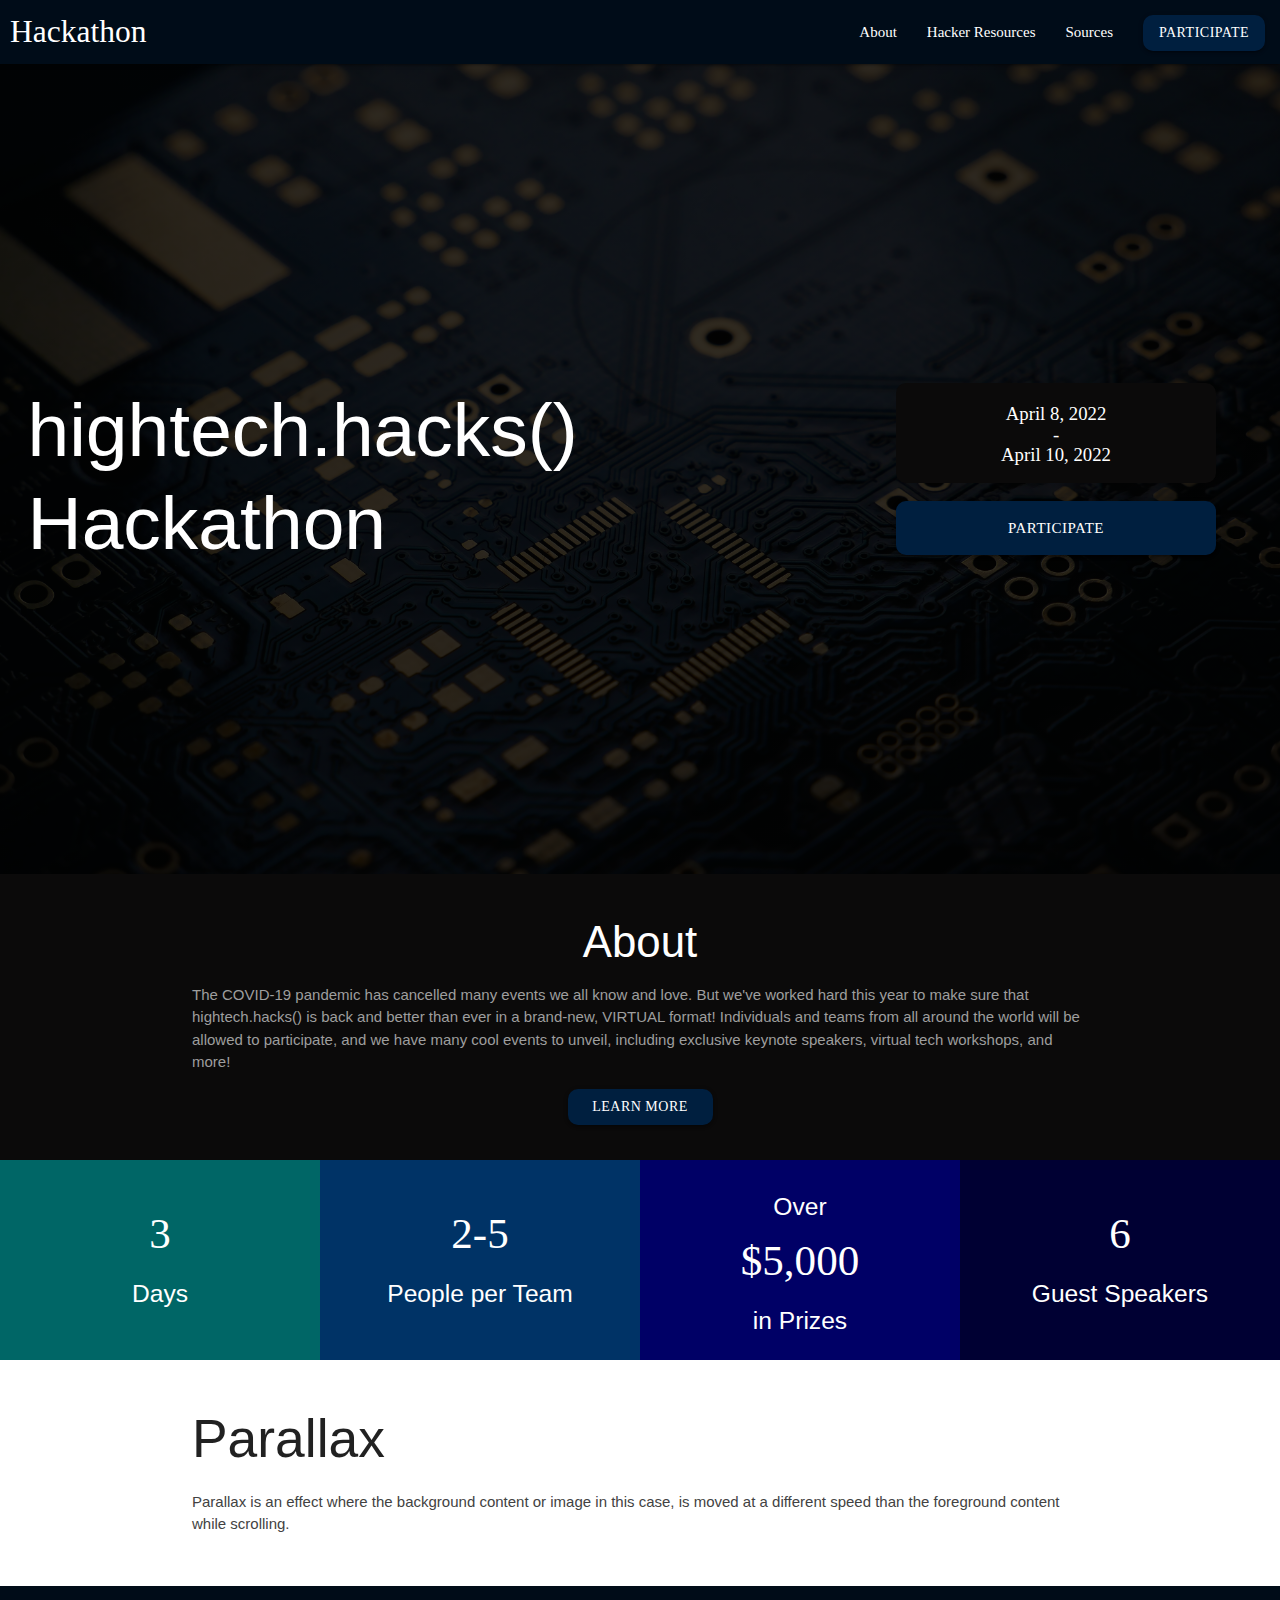
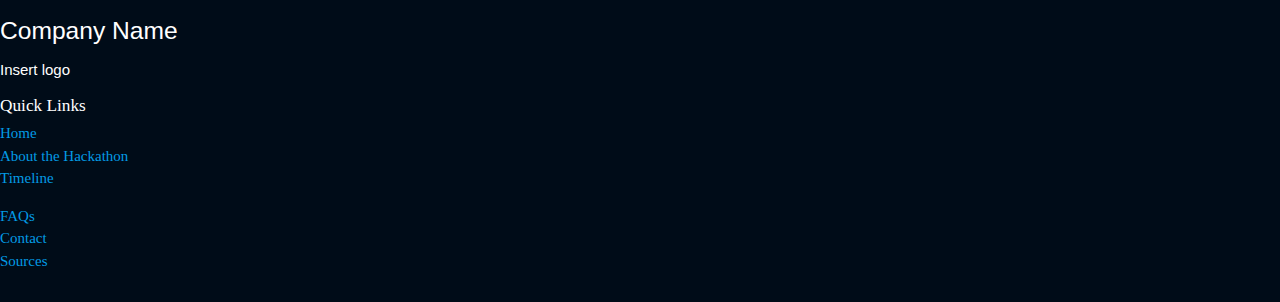
<file: index.html>
<!DOCTYPE html>
<head>
    <!--Import Google Icon Font-->
    <link rel="stylesheet" href="https://fonts.googleapis.com/icon?family=Material+Icons">
    <!--Import Font-->
    <link href="https://fonts.cdnfonts.com/css/gotham?styles=17581,17582,17583,17584,17585,17587,17586,17579,17588,17580,17589,17591,17592,17595,17590,17593,17594,17596" rel="stylesheet">
    <link href="https://fonts.cdnfonts.com/css/gotham" rel="stylesheet">
    <!--Import materialize.css via CDN link-->
    <link rel="stylesheet" href="https://cdnjs.cloudflare.com/ajax/libs/materialize/1.0.0/css/materialize.min.css">
    <!--Import custom css-->
    <link rel="stylesheet" href="css/style.css">
    <!--Let browser know website is optimized for mobile-->
    <meta name="viewport" content="width=device-width, initial-scale=1.0"/>

    <title>Home</title>
</head>
<body>
    <!--About Dropdown Structure-->
    <ul id="dropdown1" class="dropdown-content">
      <li><a href="html/about/about.html">About the Hackathon</a></li>
      <li><a href="html/about/timeline.html">Timeline</a></li>
      <li><a href="html/about/faqs.html">FAQs</a></li>
      <li><a href ="html/about/contact.html">Contact</a></li>
    </ul>

    <!--Navigation Bar-->
    <div class="navbar-fixed">
      <nav>
        <div class="nav-wrapper nav white-text">
          <a href="index.html" class="brand-logo nav-logo">Hackathon</a>
          <a href="#" data-target="mobile-demo" class="sidenav-trigger"><i class="material-icons">menu</i></a>
          <ul id="nav-mobile" class="right hide-on-med-and-down">
            <li><a class="dropdown-trigger" href="#!" data-target="dropdown1">About</a></li>
            <li><a href="html/hacker_resources.html">Hacker Resources</a></li>
            <li><a href="html/sources.html">Sources</a></li>
            <li><a class="waves-effect waves-light btn">Participate</a></li>
          </ul>
        </div>
      </nav>
    </div>
    <!--Side Navigation Bar for mobile-->
    <ul class="sidenav" id="mobile-demo">
      <li><a href="index.html" class="brand-logo nav-logo">Hackathon</a></li>
      <li><a class="subheader">About</a></li>
        <li><a href="html/about/about.html">About the Hackathon</a></li>
        <li><a href="html/about/timeline.html">Timeline</a></li>
        <li><a href="html/about/faqs.html">FAQs</a></li>
        <li><a href ="html/about/contact.html">Contact</a></li>
      <li><div class="divider"></div></li>
      <li><a href="html/hacker_resources.html">Hacker Resources</a></li>
      <li><a href="html/sources.html">Sources</a></li>
      <li><a class="waves-effect waves-light btn">Participate</a></li>
    </ul>  

    <div class="parallax-container mega-image mega-image-index">
      <div><h1 class="header-title-text-index">hightech.hacks() <br>Hackathon</h1></div>
      <div class="header-right">
        <div class="header-dates">
          <h6 class="header-other-text">April 8, 2022<br>-<br>April 10, 2022</h6>
        </div>
        <a class="waves-effect waves-light btn-large header-btn">Participate</a>  
      </div>
    </div>

    <div class="section dark-gray">
      <div class="row container">
        <h3 class="section-header">About</h3>
        <p class="grey-text">The COVID-19 pandemic has cancelled many events we all know and love. But we've worked hard this year to make sure that hightech.hacks() is back and better than ever in a brand-new, VIRTUAL format!
          Individuals and teams from all around the world will be allowed to participate, and we have many cool events to unveil, including exclusive keynote speakers, virtual tech workshops, and more!
        </p>
        <a href="html/about/about.html" class="waves-effect waves-light btn section-btn">Learn More</a>  
      </div>
    </div>

    <div class="row box-row dark-gray">
      <div class="col m3 s6" style="background-color: rgb(0,102,102);">
        <h5><span>3</span><br><br> Days</h5>
      </div>
      <div class="col m3 s6" style="background-color: rgb(0,51,102)"><h5><span>2-5</span><br><br> People per Team</h5></div>
      <div class="col m3 s6" style="background-color: rgb(0,0,102);">
        <h5>Over <br><br><span>$5,000</span><br><br> in Prizes</h5></div>
      <div class="col m3 s6" style="background-color: rgb(0,0,51)"><h5><span>6</span><br><br> Guest Speakers</h5></div>
    </div>

    <div class="section white">
      <div class="row container">
        <h2 class="header">Parallax</h2>
        <p class="grey-text text-darken-3 lighten-3">Parallax is an effect where the background content or image in this case, is moved at a different speed than the foreground content while scrolling.</p>
      </div>
    </div>
    
    <footer class="section">
      <div class="footer-section">
        <h5 class="white-text">Company Name</h5>
        <p class="white-text">Insert logo</p>
      </div>
      <div class="footer-section">
        <h6 class="white-text">Quick Links</h6>
        <div class="footer-links">
          <div><ul>
            <li><a href="html/index.html">Home</a></li>
            <li><a href="html/about.html">About the Hackathon</a></li>
            <li><a href="html/timeline.html">Timeline</a></li>
          </ul></div>
          <div><ul>
            <li><a href="html/faqs.html">FAQs</a></li>
            <li><a href="html/contact.html">Contact</a></li>
            <li><a href="html/sources.html">Sources</a></li>
          </ul></div>
        </div>
      </div>
    </footer>

    <!--JavaScript & JQuery CDN links at end of body for optimized loading-->
    <script src="https://code.jquery.com/jquery-2.1.1.min.js"></script>
    <script src="https://cdnjs.cloudflare.com/ajax/libs/materialize/1.0.0/js/materialize.min.js"></script>

    <!--Import custom javascript-->
    <script src="js/scripts.js"></script>

</body>
<footer>
    
</footer>
</file>
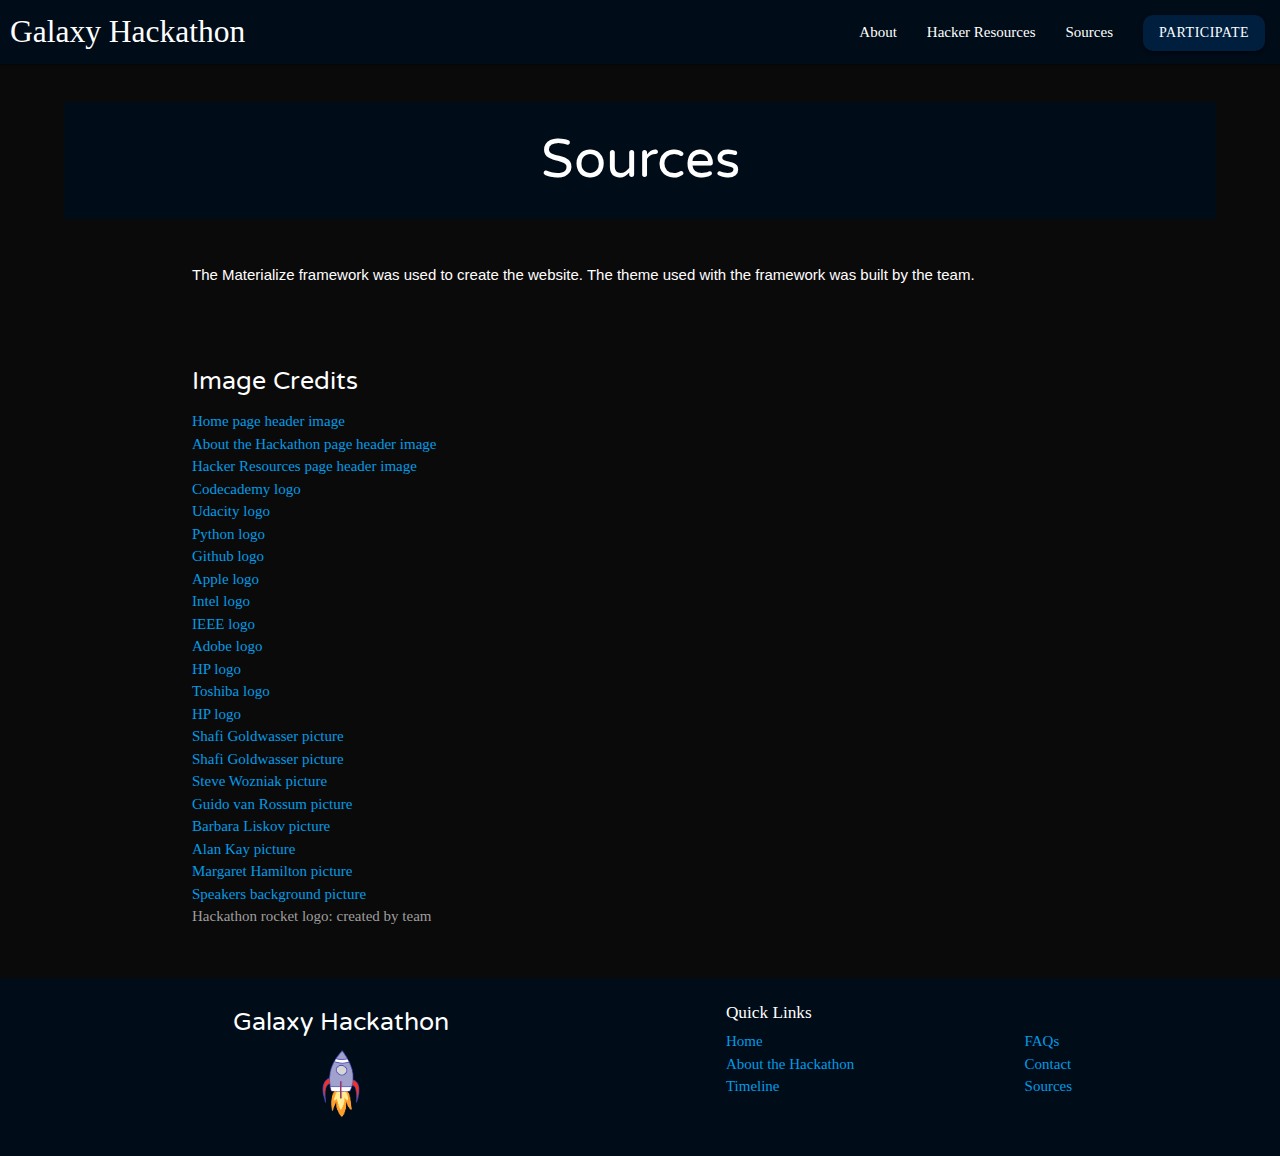
<file: html/sources.html>
<!DOCTYPE html>
<head>
    <!--Import Google Icon Font-->
    <link rel="stylesheet" href="https://fonts.googleapis.com/icon?family=Material+Icons">
    <!--Import Font-->
    <link href="https://fonts.cdnfonts.com/css/gotham?styles=17581,17582,17583,17584,17585,17587,17586,17579,17588,17580,17589,17591,17592,17595,17590,17593,17594,17596" rel="stylesheet">
    <link href="https://fonts.cdnfonts.com/css/gotham" rel="stylesheet">
    <link rel="preconnect" href="https://fonts.googleapis.com">
    <link rel="preconnect" href="https://fonts.gstatic.com" crossorigin>
    <link href="https://fonts.googleapis.com/css2?family=Varela+Round&display=swap" rel="stylesheet">
    <!--Import materialize.css via CDN link-->
    <link rel="stylesheet" href="https://cdnjs.cloudflare.com/ajax/libs/materialize/1.0.0/css/materialize.min.css">
    <!--Import custom css-->
    <link rel="stylesheet" href="../css/style.css">
    <!--Let browser know website is optimized for mobile-->
    <meta name="viewport" content="width=device-width, initial-scale=1.0"/>

    <title>Hacker Resources</title>
</head>
<body>
    <!--About Dropdown Structure-->
    <ul id="dropdown1" class="dropdown-content">
      <li><a href="about/about.html">About the Hackathon</a></li>
      <li><a href="about/timeline.html">Timeline</a></li>
      <li><a href="about/speakers.html">Speakers</a></li>
      <li><a href="about/faqs.html">FAQs</a></li>
      <li><a href ="about/contact.html">Contact</a></li>
    </ul>

    <!--Navigation Bar-->
    <div class="navbar-fixed">
      <nav>
        <div class="nav-wrapper nav">
          <a href="../index.html" class="brand-logo nav-logo">Galaxy Hackathon</a>
          <a href="#" data-target="mobile-demo" class="sidenav-trigger"><i class="material-icons">menu</i></a>
          <ul id="nav-mobile" class="right hide-on-med-and-down">
            <li><a class="dropdown-trigger" href="#!" data-target="dropdown1">About</a></li>
            <li><a href="hacker_resources.html">Hacker Resources</a></li>
            <li><a href="sources.html">Sources</a></li>
            <li><a href="https://forms.gle/6iGneiroamYCfuEP6" target="_blank" class="waves-effect waves-light btn">Participate</a></li>
          </ul>
        </div>
      </nav>
    </div>
    <!--Side Navigation Bar for mobile-->
    <ul class="sidenav" id="mobile-demo">
      <li><a href="../index.html" class="brand-logo nav-logo">Galaxy Hackathon</a></li>
      <li><a class="subheader">About</a></li>
        <li><a href="about/about.html">About the Hackathon</a></li>
        <li><a href="about/timeline.html">Timeline</a></li>
        <li><a href="about/speakers.html">Speakers</a></li>
        <li><a href="about/faqs.html">FAQs</a></li>
        <li><a href ="about/contact.html">Contact</a></li>
      <li><div class="divider"></div></li>
      <li><a href="hacker_resources.html">Hacker Resources</a></li>
      <li><a href="sources.html">Sources</a></li>
      <li><a href="https://forms.gle/6iGneiroamYCfuEP6" target="_blank" class="waves-effect waves-light btn">Participate</a></li>
    </ul>     

    <div class="section dark-gray">
      <br>
      <h3 class="page-title dark-blue">Sources</h3>
    </div>

    <div class="section dark-gray">
      <div class="row container white-text">
        <p>The Materialize framework was used to create the website. The theme used with the framework was built by the team.</p>
      </div>
    </div>

    <div class="section dark-gray">
      <div class="row container">
        <h5 class="white-text">Image Credits</h5>
        <ul class="grey-text">
          <li><a href="https://unsplash.com/photos/pfR18JNEMv8" target="_blank">Home page header image</a></li>
          <li><a href="https://www.pexels.com/photo/person-holding-apple-magic-mouse-392018" target="_blank">About the Hackathon page header image</a></li>
          <li><a href="https://unsplash.com/photos/Pmu6-i4iyNE" target="_blank">Hacker Resources page header image</a></li>
          <li><a href="https://commons.wikimedia.org/wiki/File:Codecademylogo.png" target="_blank">Codecademy logo</a></li>
          <li><a href="https://commons.wikimedia.org/wiki/File:Udacity_logo.png " target="_blank">Udacity logo</a></li>
          <li><a href="https://commons.wikimedia.org/wiki/File:Python_logo_01.svg" target="_blank">Python logo</a></li>
          <li><a href="https://commons.wikimedia.org/wiki/File:Font_Awesome_5_brands_github-square.svg" target="_blank">Github logo</a></li>
          <li><a href="https://commons.wikimedia.org/wiki/File:Apple-logo.png " target="_blank">Apple logo</a></li>
          <li><a href="https://commons.wikimedia.org/wiki/File:Intel_logo_(2006-2020).svg" target="_blank">Intel logo</a></li>
          <li><a href="https://commons.wikimedia.org/wiki/File:IEEE_logo.svg" target="_blank">IEEE logo</a></li>
          <li><a href="https://commons.wikimedia.org/wiki/File:Adobe_Corporate_Logo.png" target="_blank">Adobe logo</a></li>
          <li><a href="https://commons.wikimedia.org/wiki/File:HP_logo_630x630.png" target="_blank">HP logo</a></li>
          <li><a href="https://commons.wikimedia.org/wiki/File:Toshiba_logo.svg" target="_blank">Toshiba logo</a></li>
          <li><a href="http://127.0.0.1:5501/html/hacker_resources.html" target="_blank">HP logo</a></li>
          <li><a href="https://commons.wikimedia.org/wiki/File:HP_logo_630x630.png" target="_blank">Shafi Goldwasser picture</a></li>
          <li><a href="https://www.incimages.com/uploaded_files/image/1024x576/getty_111543347_200013382000928062_85350.jpg" target="_blank">Shafi Goldwasser picture</a></li>
          <li><a href="https://commons.wikimedia.org/wiki/File:HP_logo_630x630.png" target="_blank">Steve Wozniak picture</a></li>
          <li><a href="https://gvanrossum.github.io/images/guido-headshot-2019.jpg" target="_blank">Guido van Rossum picture</a></li>
          <li><a href="https://cdn.jwa.org/sites/default/files/mediaobjects/Computing_-_Barbara_Liskov.jpg" target="_blank">Barbara Liskov picture</a></li>
          <li><a href="https://cms.famousbio.net/upload/peoples/37/NjM3-alan-kay.webp.png" target="_blank">Alan Kay picture</a></li>
          <li><a href="https://upload.wikimedia.org/wikipedia/commons/6/63/Margaret_Hamilton_1989.jpg" target="_blank">Margaret Hamilton picture</a></li>
          <li><a href="https://images.freeimages.com/images/small-previews/01a/technology-background-1632715.jpg" target="_blank">Speakers background picture</a></li>
          <li>Hackathon rocket logo: created by team</li>
        </ul>
      </div>
    </div>
    
    <footer class="section">
        <div class="row container">
          <div class="col s4 m4">
            <div class="footer-logo">
              <h5 class="white-text">Galaxy Hackathon</h5>
              <img class="hackathon-logo" src="../img/hackathon_logo.png">
            </div>
          </div>
          <div class="col s1 m3"></div>
          <div class="col s5 m4">
            <h6 class="white-text">Quick Links</h6>
            <div class="footer-links">
              <div><ul>
                <li><a href="../index.html">Home</a></li>
                <li><a href="about/about.html">About the Hackathon</a></li>
                <li><a href="about/timeline.html">Timeline</a></li>
              </ul></div>
            </div>
          </div>
          <div class="col s2 m1">
            <h6 style="color: rgb(0,0,0,0)">Filler</h6>
            <div class="footer-links">
              <div><ul>
                <li><a href="about/faqs.html">FAQs</a></li>
                <li><a href="about/contact.html">Contact</a></li>
                <li><a href="sources.html">Sources</a></li>
              </ul></div>
            </div>
          </div>
        </div>
      </footer>

    <!--JavaScript & JQuery CDN links at end of body for optimized loading-->
    <script src="https://code.jquery.com/jquery-2.1.1.min.js"></script>
    <script src="https://cdnjs.cloudflare.com/ajax/libs/materialize/1.0.0/js/materialize.min.js"></script>

    <!--Import custom javascript-->
    <script src="../js/scripts.js"></script>

</body>
<footer>
    
</footer>
</file>
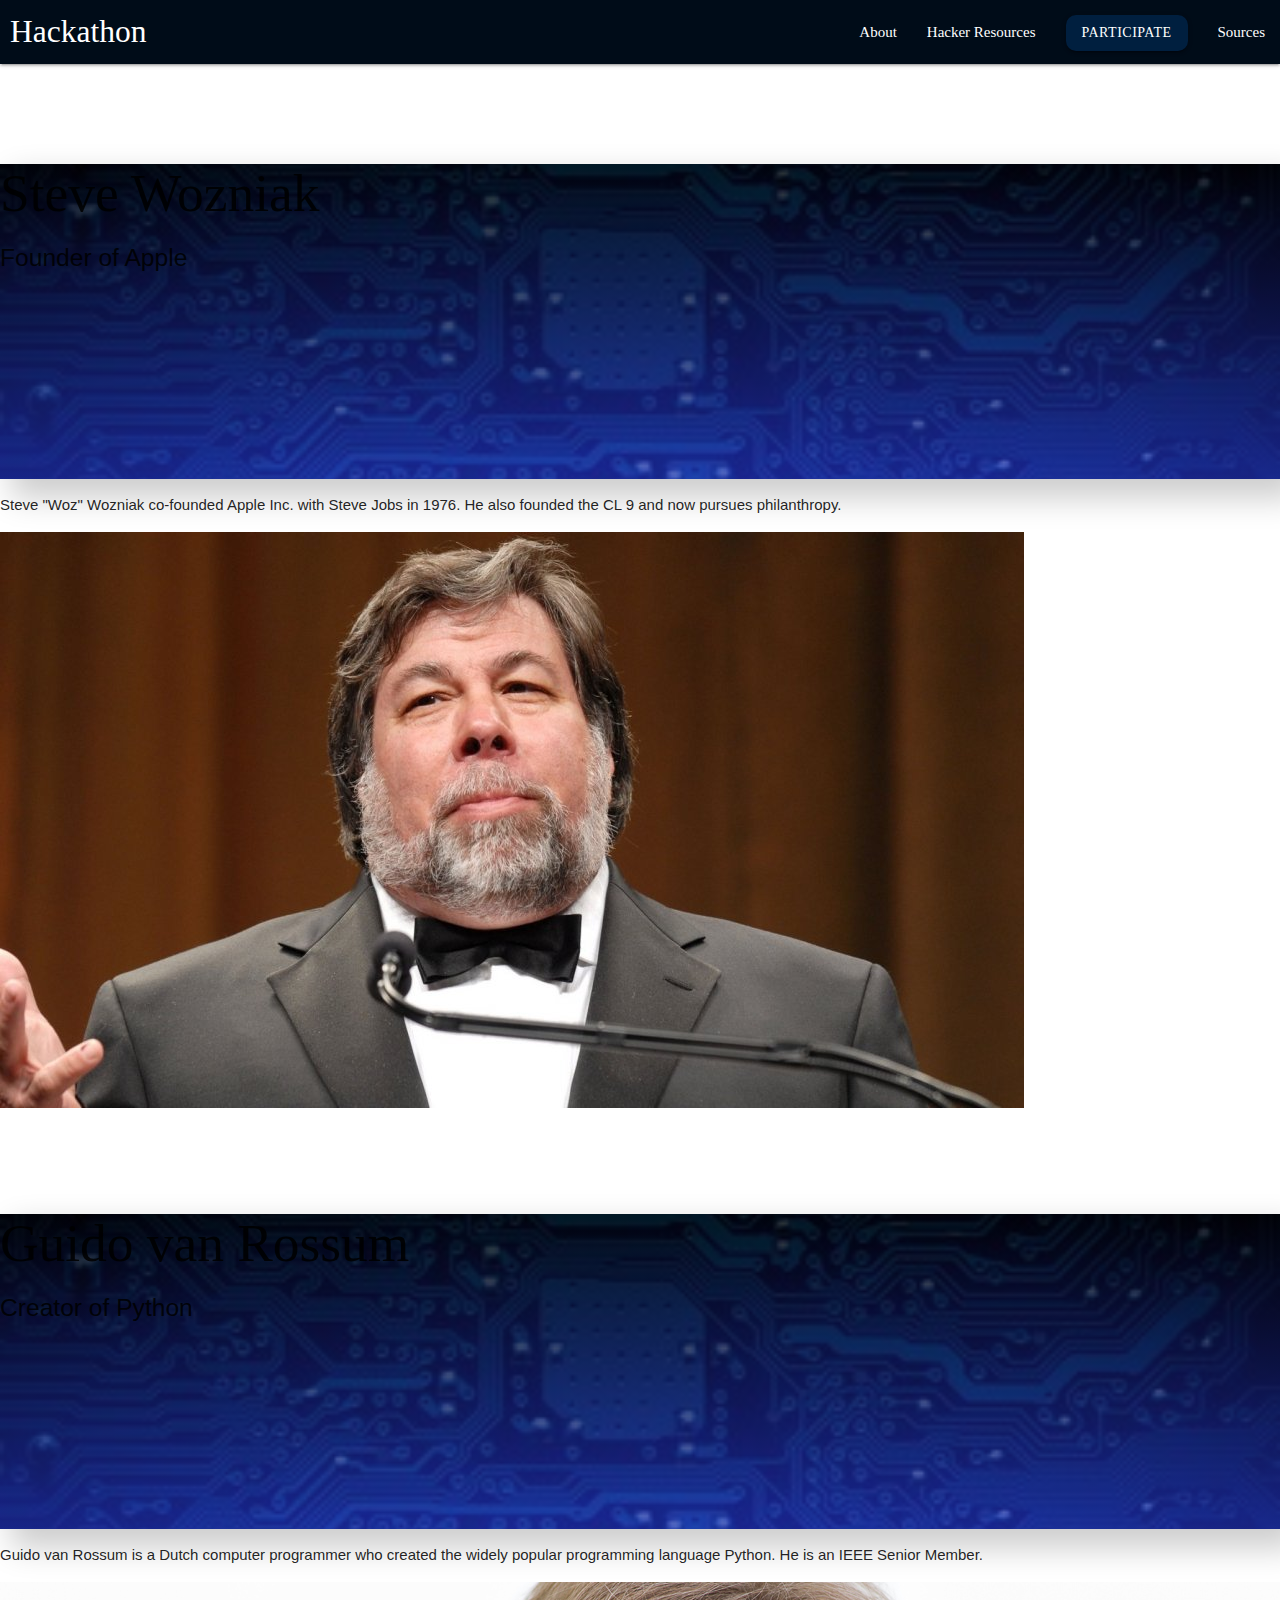
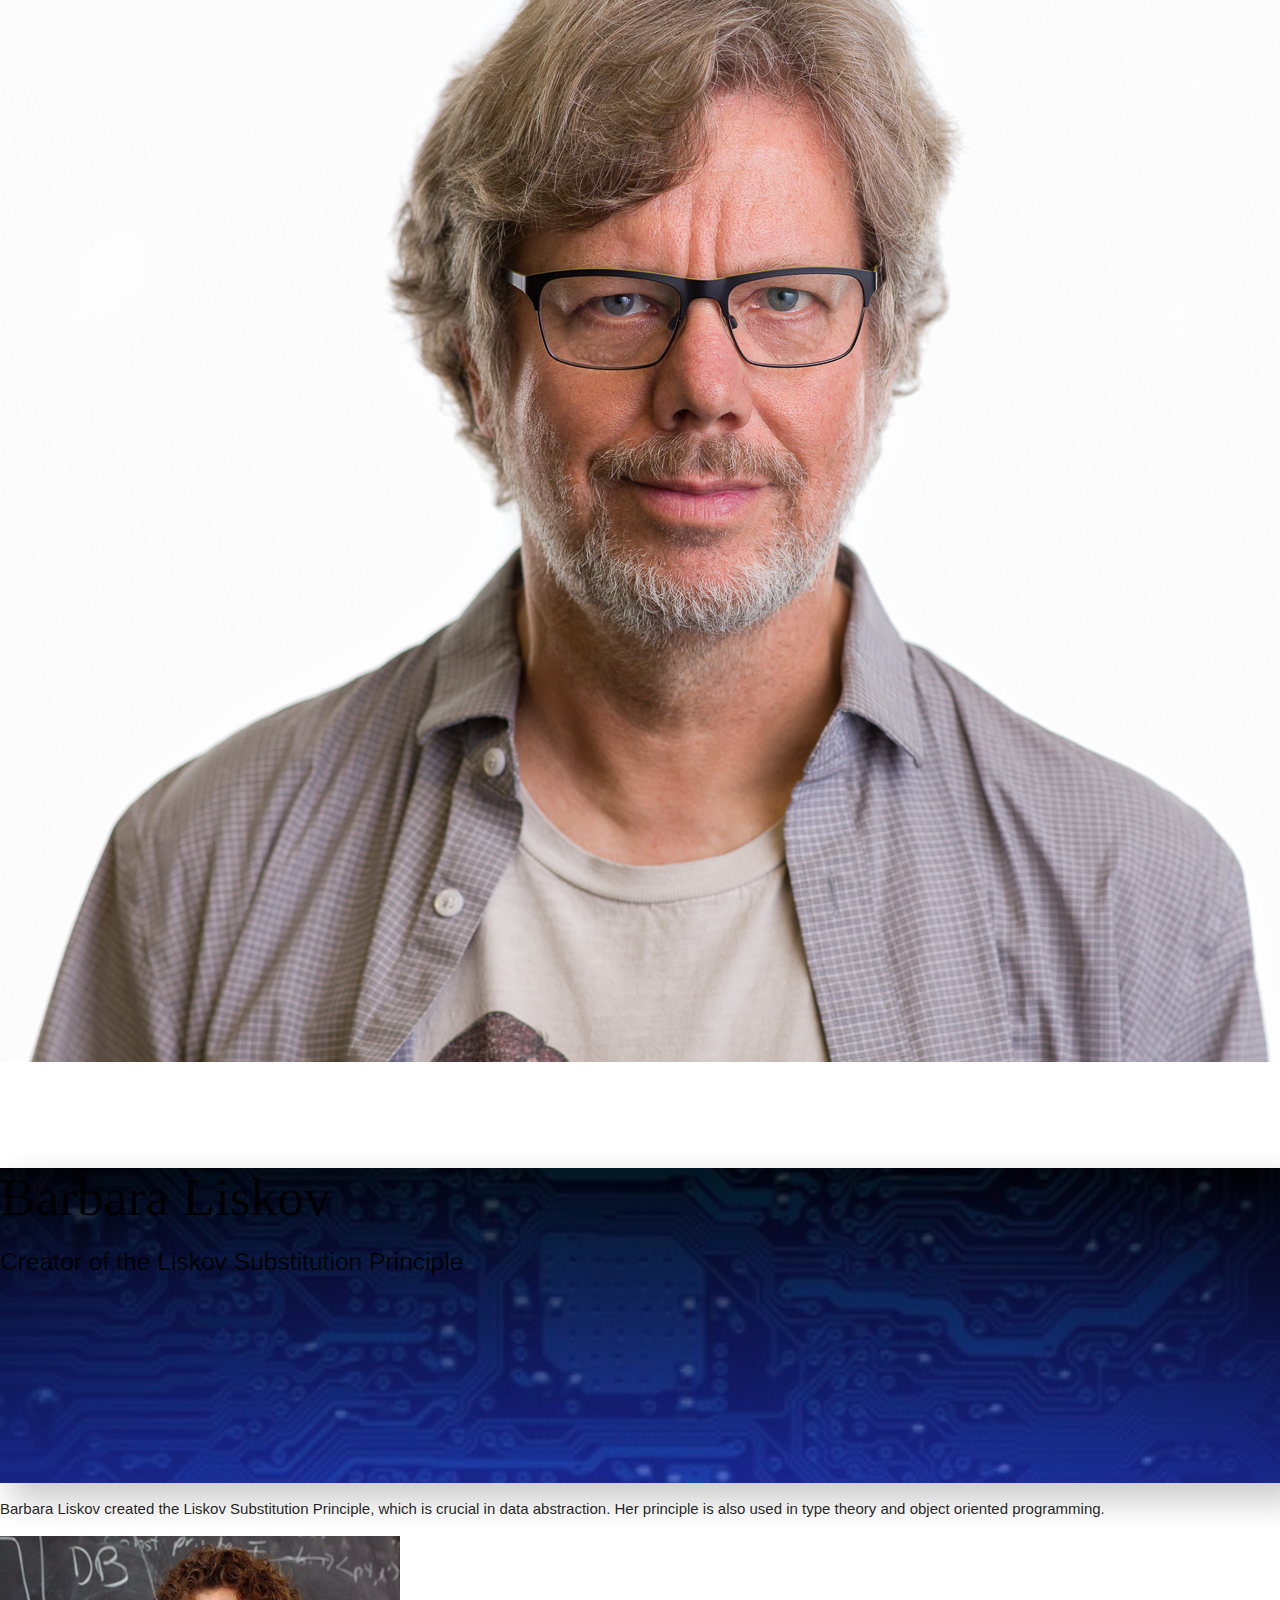
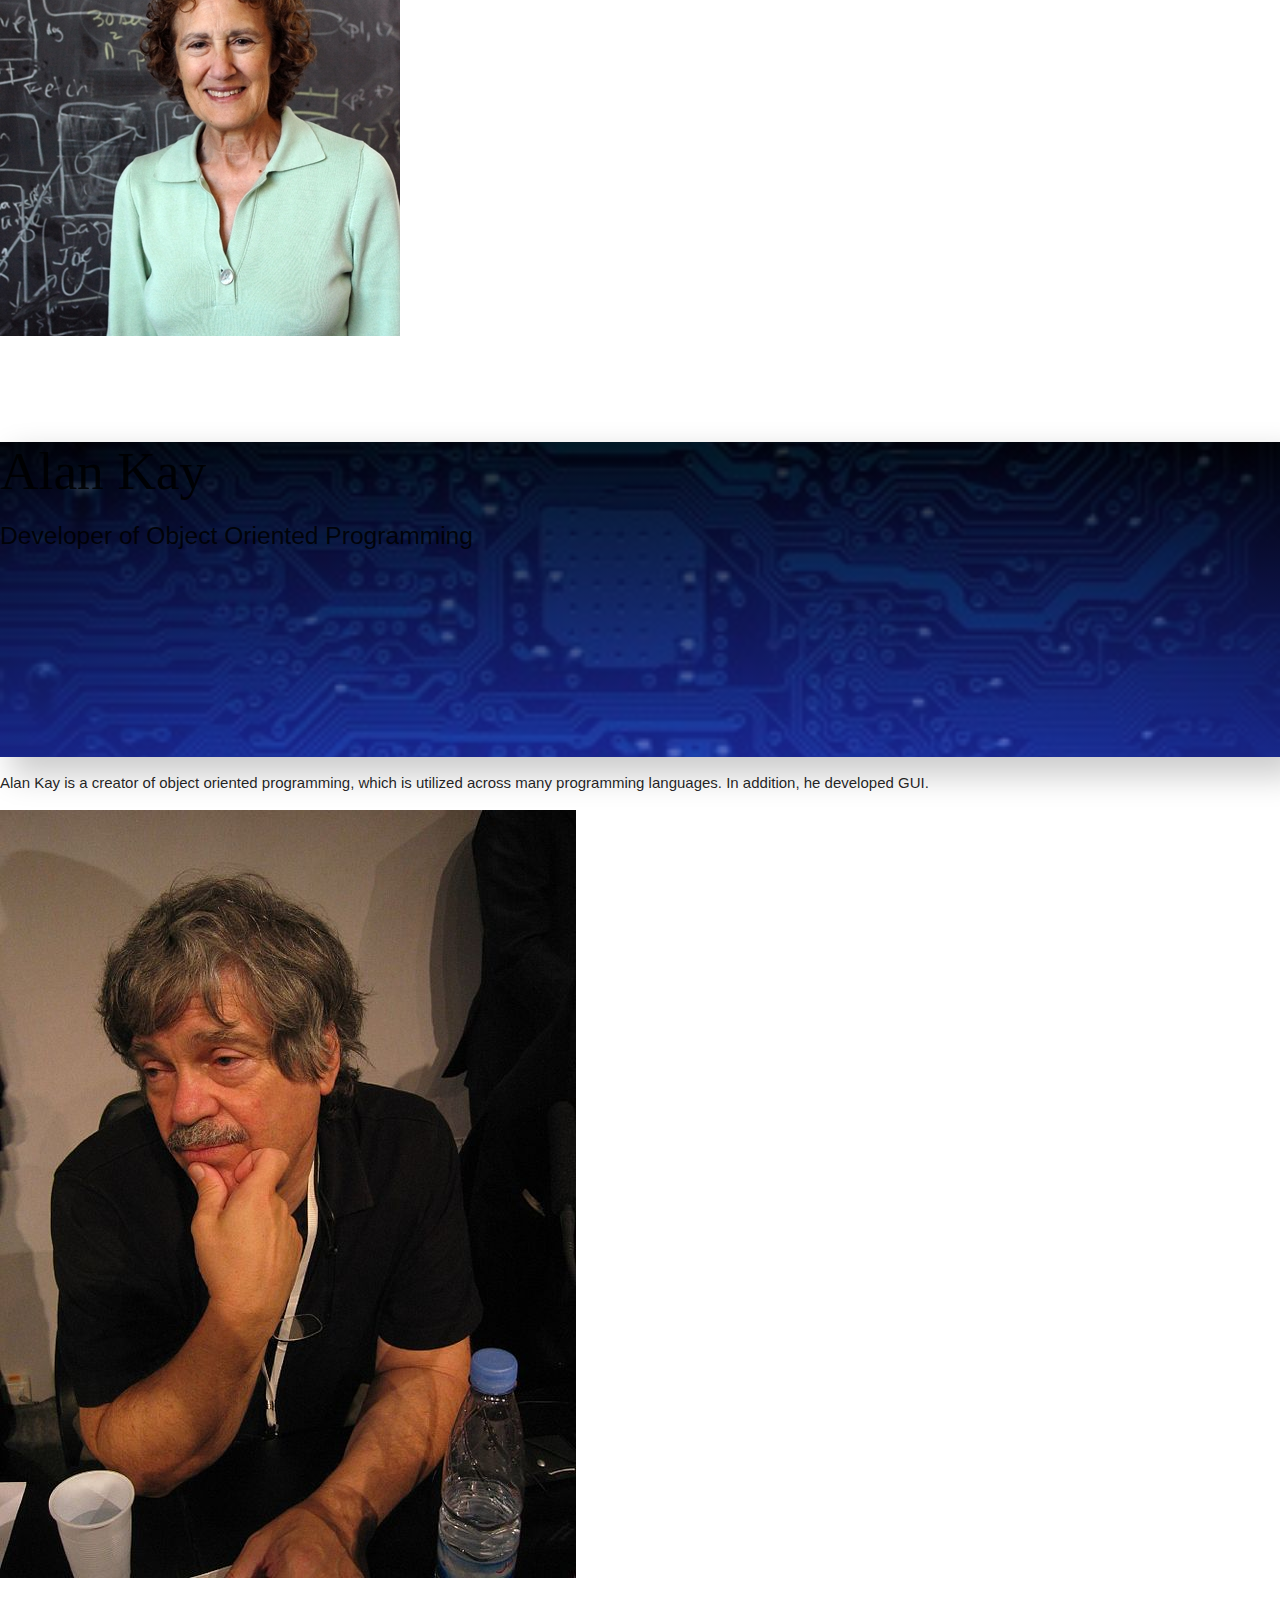
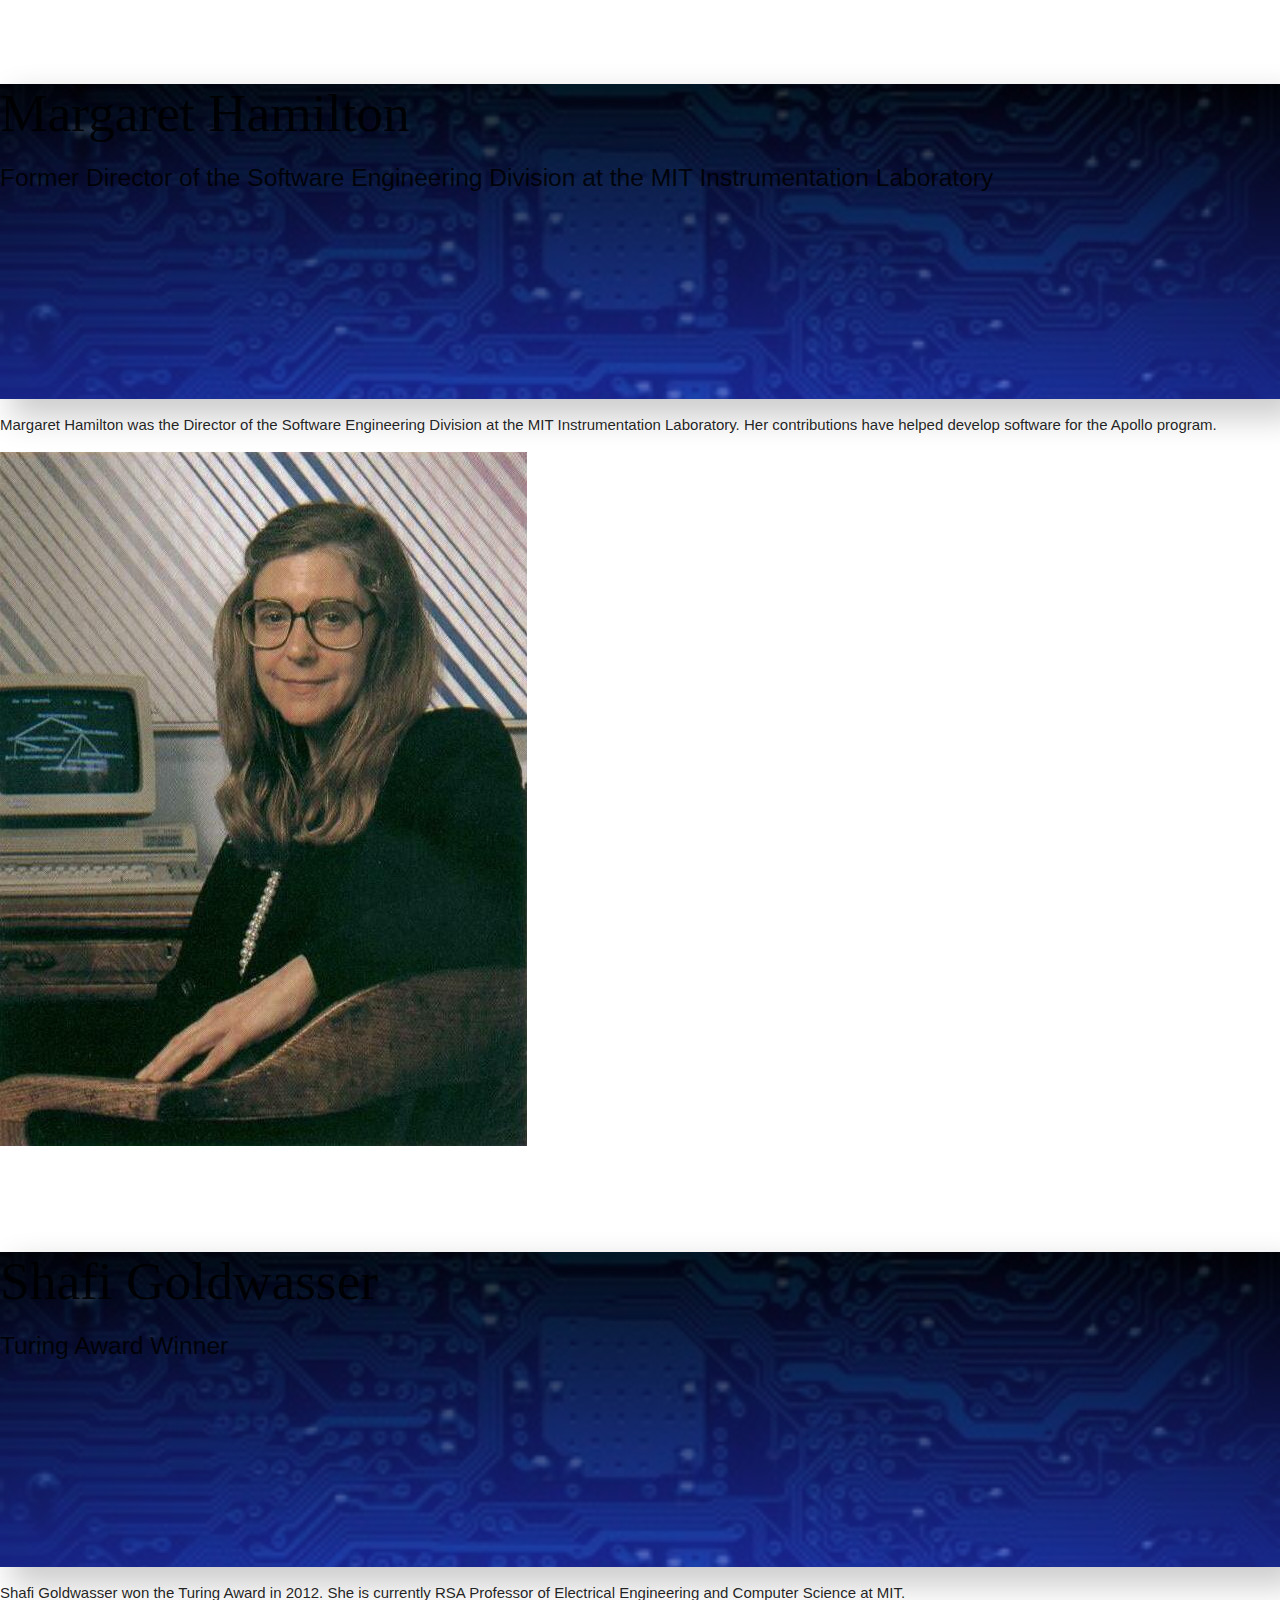
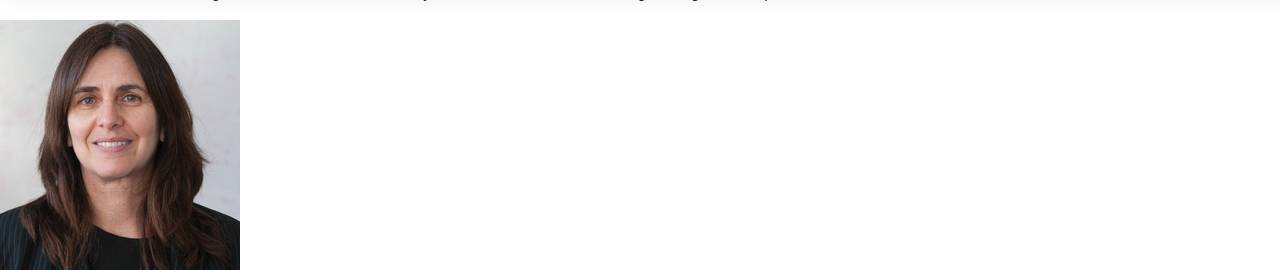
<file: html/speakers.html>
<!DOCTYPE html>
<head>
    <!--Import Font-->
    <link href="https://fonts.cdnfonts.com/css/gotham?styles=17581,17582,17583,17584,17585,17587,17586,17579,17588,17580,17589,17591,17592,17595,17590,17593,17594,17596" rel="stylesheet">
    <link href="https://fonts.cdnfonts.com/css/gotham" rel="stylesheet">
    <!--Import materialize.css via CDN link-->
    <link rel="stylesheet" href="https://cdnjs.cloudflare.com/ajax/libs/materialize/1.0.0/css/materialize.min.css">
    <!--Import custom css-->
    <link rel="stylesheet" href="../css/style.css">
    <!--Let browser know website is optimized for mobile-->
    <meta name="viewport" content="width=device-width, initial-scale=1.0"/>

    <title>Home</title>
</head>
<body>
    <!--About Dropdown Structure-->
    <ul id="dropdown1" class="dropdown-content">
        <li><a href="html/about/about.html">About the Hackathon</a></li>
        <li><a href="html/about/timeline.html">Timeline</a></li>
        <li><a href="html/about/faqs.html">FAQs</a></li>
        <li><a href ="html/about/contact.html">Contact</a></li>
      </ul>

    <!--Resources Dropdown Structure-->
    <ul id="dropdown2" class="dropdown-content">
        <li><a href="html/resources/about.html">Something</a></li>
        <li><a href="html/resources/timeline.html">Something</a></li>
        <li><a href="html/resources/faqs.html">Something</a></li>
      </ul>

    <!--Navigation Bar-->
    <div class="navbar-fixed">
        <nav>
          <div class="nav-wrapper nav">
            <a href="index.html" class="brand-logo nav-logo">Hackathon</a>
            <ul id="nav-mobile" class="right hide-on-med-and-down">
              <li><a class="dropdown-trigger" href="#!" data-target="dropdown1">About</a></li>
              <li><a class="dropdown-trigger" href="#!" data-target="dropdown2">Hacker Resources</a></li>
              <li><a class="waves-effect waves-light btn">Participate</a></li>
              <li><a href="html/sources.html">Sources</a></li>
            </ul>
          </div>
        </nav>
      </div>

    <div class="person">
      <div class="mega-text">
          <h2><strong>Steve Wozniak</strong></h2>
          <h5>Founder of Apple</h5>
      </div>
    </div>
    <p>Steve "Woz" Wozniak co-founded Apple Inc. with Steve Jobs in 1976. He also founded the CL 9 and now pursues philanthropy. </p>
    <img class="page-img" src="../img/woz.jpg">
    <br>
  
    <div class="person">
      <div class="mega-text">
        <h2><strong>Guido van Rossum</strong></h2>
        <h5>Creator of Python</h5>
      </div>
    </div>
    <p>Guido van Rossum is a Dutch computer programmer who created the widely popular programming language Python. He is an IEEE Senior Member.</p>
    <img class="page-img" src="../img/guido.jpg">
    <br>

    <div class="person">
      <div class="mega-text">
        <h2><strong>Barbara Liskov</strong></h2>
        <h5>Creator of the Liskov Substitution Principle</h5>
      </div>
    </div>
    <p>Barbara Liskov created the Liskov Substitution Principle, which is crucial in data abstraction. Her principle is also used in type theory and object oriented programming. </p>
    <img class="page-img" src="../img/barbara.jpg">
    <br>

    <div class="person">
      <div class="mega-text">
        <h2><strong>Alan Kay</strong></h2>
        <h5>Developer of Object Oriented Programming</h5>
      </div>
    </div>
    <p>Alan Kay is a creator of object oriented programming, which is utilized across many programming languages. In addition, he developed GUI.</p>
    <img class="page-img" src="../img/alan.jpg">
    <br>

    <div class="person">
      <div class="mega-text">
        <h2><strong>Margaret Hamilton</strong></h2>
        <h5>Former Director of the Software Engineering Division at the MIT Instrumentation Laboratory</h5>
      </div>
    </div>
    <p>Margaret Hamilton was the Director of the Software Engineering Division at the MIT Instrumentation Laboratory. Her contributions have helped develop software for the Apollo program.</p>
    <img class="page-img" src="../img/margaret.jpg">
    <br>

    <div class="person">
      <div class="mega-text">
        <h2><strong>Shafi Goldwasser</strong></h2>
        <h5>Turing Award Winner</h5>
      </div>
    </div>
    <p>Shafi Goldwasser won the Turing Award in 2012. She is currently RSA Professor of Electrical Engineering and Computer Science at MIT.</p>
    <img class="page-img" src="../img/shafi.jpg">

</body>
<footer>
    
</footer>
</file>
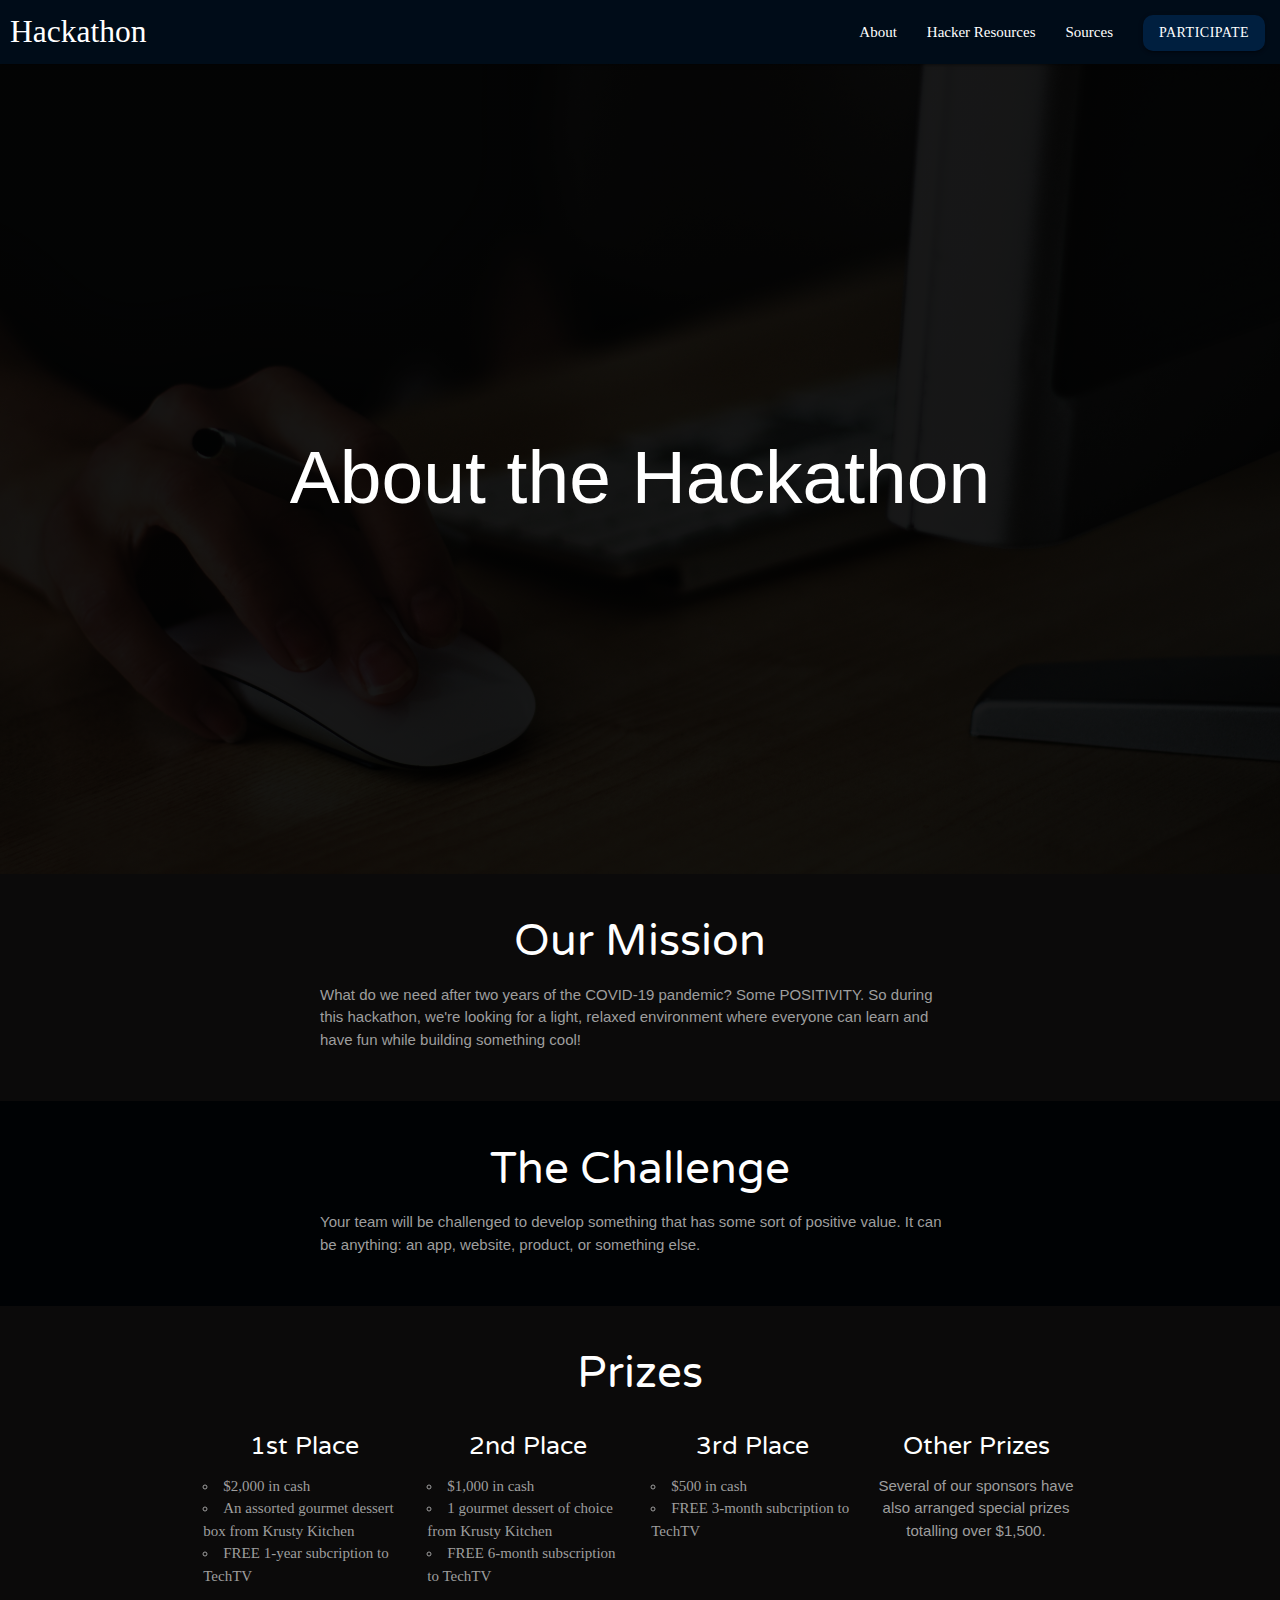
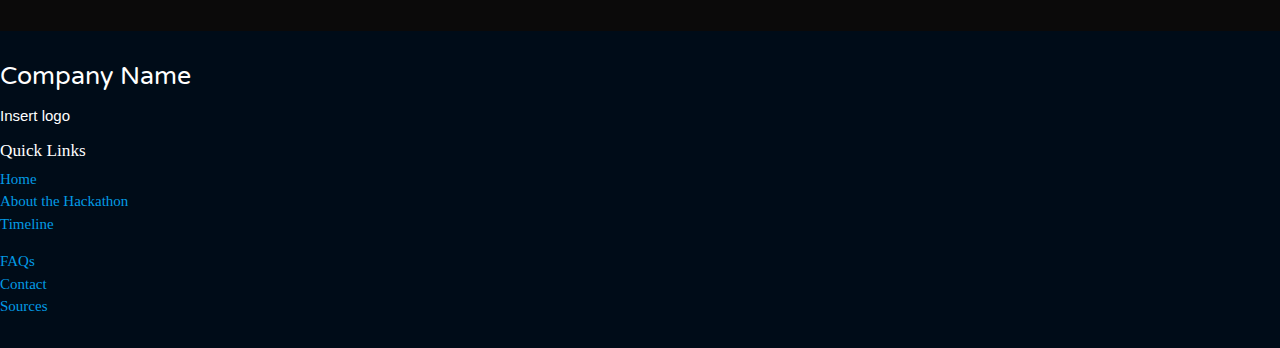
<file: html/about/about.html>
<!DOCTYPE html>
<head>
    <!--Import Google Icon Font-->
    <link rel="stylesheet" href="https://fonts.googleapis.com/icon?family=Material+Icons">
    <!--Import Font-->
    <link href="https://fonts.cdnfonts.com/css/gotham?styles=17581,17582,17583,17584,17585,17587,17586,17579,17588,17580,17589,17591,17592,17595,17590,17593,17594,17596" rel="stylesheet">
    <link href="https://fonts.cdnfonts.com/css/gotham" rel="stylesheet">
    <link rel="preconnect" href="https://fonts.googleapis.com">
    <link rel="preconnect" href="https://fonts.gstatic.com" crossorigin>
    <link href="https://fonts.googleapis.com/css2?family=Varela+Round&display=swap" rel="stylesheet">
    <!--Import materialize.css via CDN link-->
    <link rel="stylesheet" href="https://cdnjs.cloudflare.com/ajax/libs/materialize/1.0.0/css/materialize.min.css">
    <!--Import custom css-->
    <link rel="stylesheet" href="../../css/style.css">
    <!--Let browser know website is optimized for mobile-->
    <meta name="viewport" content="width=device-width, initial-scale=1.0"/>

    <title>Home</title>
</head>
<body>
    <!--About Dropdown Structure-->
    <ul id="dropdown1" class="dropdown-content">
      <li><a href="about.html">About the Hackathon</a></li>
      <li><a href="timeline.html">Timeline</a></li>
      <li><a href="faqs.html">FAQs</a></li>
      <li><a href ="contact.html">Contact</a></li>
    </ul>

    <!--Navigation Bar-->
    <div class="navbar-fixed">
      <nav>
        <div class="nav-wrapper nav">
          <a href="../../index.html" class="brand-logo nav-logo">Hackathon</a>
          <a href="#" data-target="mobile-demo" class="sidenav-trigger"><i class="material-icons">menu</i></a>
          <ul id="nav-mobile" class="right hide-on-med-and-down">
            <li><a class="dropdown-trigger" href="#!" data-target="dropdown1">About</a></li>
            <li><a href="../hacker_resources.html">Hacker Resources</a></li>
            <li><a href="../sources.html">Sources</a></li>
            <li><a class="waves-effect waves-light btn">Participate</a></li>
          </ul>
        </div>
      </nav>
    </div>
    <!--Side Navigation Bar for mobile-->
    <ul class="sidenav" id="mobile-demo">
      <li><a href="../../index.html" class="brand-logo nav-logo">Hackathon</a></li>
      <li><a class="subheader">About</a></li>
        <li><a href="about.html">About the Hackathon</a></li>
        <li><a href="timeline.html">Timeline</a></li>
        <li><a href="faqs.html">FAQs</a></li>
        <li><a href ="contact.html">Contact</a></li>
      <li><div class="divider"></div></li>
      <li><a href="../hacker_resources.html">Hacker Resources</a></li>
      <li><a href="../sources.html">Sources</a></li>
      <li><a class="waves-effect waves-light btn">Participate</a></li>
    </ul>  

    <div class="parallax-container mega-image mega-image-about">
      <h1 class="header-title-text">About the Hackathon</h1>
    </div>

    <div class="section dark-gray">
      <div class="row container thinner">
        <h3 class="section-header">Our Mission</h3>
        <p class="grey-text">What do we need after two years of the COVID-19 pandemic? Some POSITIVITY. So during this hackathon, we're looking for a light, relaxed environment where everyone can learn and have fun while building something cool!</p>
      </div>
    </div>

    <div class="section darker-blue">
      <div class="row container thinner">
        <h3 class="section-header">The Challenge</h3>
        <p class="grey-text">Your team will be challenged to develop something that has some sort of positive value. It can be anything: an app, website, product, or something else.</p>
      </div>
    </div>

    <div class="section dark-gray">
      <div class="container">
        <h3 class="section-header">Prizes</h3>

        <div class="row box-row prizes grey-text">
          <div class="col m3 s6">
            <h5>1st Place</h5>
            <ul>
              <li>$2,000 in cash</li>
              <li>An assorted gourmet dessert box from Krusty Kitchen</li>
              <li>FREE 1-year subcription to TechTV</li>
            </ul>
          </div>
          <div class="col m3 s6">
            <h5>2nd Place</h5>
            <ul>
              <li>$1,000 in cash</li>
              <li>1 gourmet dessert of choice from Krusty Kitchen</li>
              <li>FREE 6-month subscription to TechTV</li>
            </ul>
          </div>
          <div class="col m3 s6">
            <h5>3rd Place</h5>
            <ul>
              <li>$500 in cash</li>
              <li>FREE 3-month subcription to TechTV</li>
            </ul>
          </div>
          <div class="col m3 s6">
            <h5>Other Prizes</h5>
            <p style="text-align: center;">Several of our sponsors have also arranged special prizes totalling over $1,500.</p>
          </div>
        </div>
      </div>
    </div>
    
    <footer class="section">
      <div class="footer-section">
        <h5 class="white-text">Company Name</h5>
        <p class="white-text">Insert logo</p>
      </div>
      <div class="footer-section">
        <h6 class="white-text">Quick Links</h6>
        <div class="footer-links">
          <div><ul>
            <li><a href="../../index.html">Home</a></li>
            <li><a href="about.html">About the Hackathon</a></li>
            <li><a href="timeline.html">Timeline</a></li>
          </ul></div>
          <div><ul>
            <li><a href="faqs.html">FAQs</a></li>
            <li><a href="contact.html">Contact</a></li>
            <li><a href="../sources.html">Sources</a></li>
          </ul></div>
        </div>
      </div>
    </footer>

    <!--JavaScript & JQuery CDN links at end of body for optimized loading-->
    <script src="https://code.jquery.com/jquery-2.1.1.min.js"></script>
    <script src="https://cdnjs.cloudflare.com/ajax/libs/materialize/1.0.0/js/materialize.min.js"></script>

    <!--Import custom javascript-->
    <script src="../../js/scripts.js"></script>

</body>
<footer>
    
</footer>
</file>
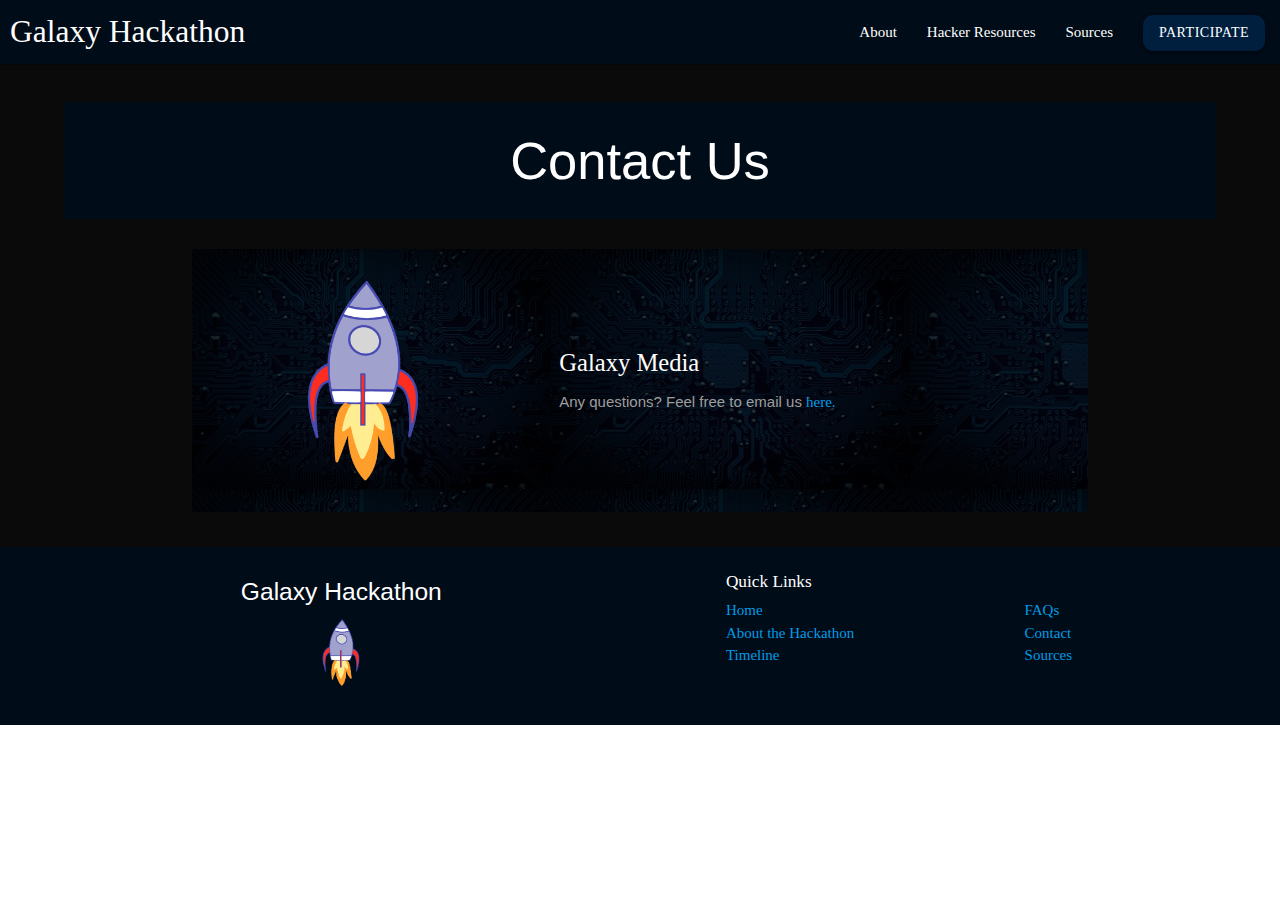
<file: html/about/contact.html>
<!DOCTYPE html>
<head>
    <!--Import Google Icon Font-->
    <link rel="stylesheet" href="https://fonts.googleapis.com/icon?family=Material+Icons">
    <!--Import Font-->
    <link href="https://fonts.cdnfonts.com/css/gotham?styles=17581,17582,17583,17584,17585,17587,17586,17579,17588,17580,17589,17591,17592,17595,17590,17593,17594,17596" rel="stylesheet">
    <link href="https://fonts.cdnfonts.com/css/gotham" rel="stylesheet">
    <!--Import materialize.css via CDN link-->
    <link rel="stylesheet" href="https://cdnjs.cloudflare.com/ajax/libs/materialize/1.0.0/css/materialize.min.css">
    <!--Import custom css-->
    <link rel="stylesheet" href="../../css/style.css">
    <!--Let browser know website is optimized for mobile-->
    <meta name="viewport" content="width=device-width, initial-scale=1.0"/>

    <title>Home</title>
</head>
<body>
    <!--About Dropdown Structure-->
    <ul id="dropdown1" class="dropdown-content">
      <li><a href="about.html">About the Hackathon</a></li>
      <li><a href="timeline.html">Timeline</a></li>
      <li><a href="speakers.html">Speakers</a></li>
      <li><a href="faqs.html">FAQs</a></li>
      <li><a href ="contact.html">Contact</a></li>
    </ul>

    <!--Navigation Bar-->
    <div class="navbar-fixed">
      <nav>
        <div class="nav-wrapper nav">
          <a href="../../index.html" class="brand-logo nav-logo">Galaxy Hackathon</a>
          <a href="#" data-target="mobile-demo" class="sidenav-trigger"><i class="material-icons">menu</i></a>
          <ul id="nav-mobile" class="right hide-on-med-and-down">
            <li><a class="dropdown-trigger" href="#!" data-target="dropdown1">About</a></li>
            <li><a href="../hacker_resources.html">Hacker Resources</a></li>
            <li><a href="../sources.html">Sources</a></li>
            <li><a href="https://forms.gle/6iGneiroamYCfuEP6" target="_blank" class="waves-effect waves-light btn">Participate</a></li>
          </ul>
        </div>
      </nav>
    </div>
    <!--Side Navigation Bar for mobile-->
    <ul class="sidenav" id="mobile-demo">
      <li><a href="../../index.html" class="brand-logo nav-logo">Galaxy Hackathon</a></li>
      <li><a class="subheader">About</a></li>
        <li><a href="about.html">About the Hackathon</a></li>
        <li><a href="timeline.html">Timeline</a></li>
        <li><a href="speakers.html">Speakers</a></li>
        <li><a href="faqs.html">FAQs</a></li>
        <li><a href ="contact.html">Contact</a></li>
      <li><div class="divider"></div></li>
      <li><a href="../hacker_resources.html">Hacker Resources</a></li>
      <li><a href="../sources.html">Sources</a></li>
      <li><a href="https://forms.gle/6iGneiroamYCfuEP6" target="_blank" class="waves-effect waves-light btn">Participate</a></li>
    </ul>    

    <div class="section dark-gray">
      <br>
      <h3 class="page-title dark-blue">Contact Us</h3>
    </div>

    <a class="anchor" id="wozniak"></a>
    <div class="section dark-gray">
      <div class="row container person-header list-section">
        <div class="left">
          <img src="../../img/hackathon_logo.png">
        </div>
        <div class="right">
          <h5 class="section-header"><strong>Galaxy Media</strong></h5>
          <p class="grey-text">Any questions? Feel free to email us <a href="mailto: urankolami@gmail.com">here.</a></p>
        </div>
      </div>
    </div>
    <footer class="section">
      <div class="row container">
        <div class="col s4 m4">
          <div class="footer-logo">
            <h5 class="white-text">Galaxy Hackathon</h5>
            <img class="hackathon-logo" src="../../img/hackathon_logo.png">
          </div>
        </div>
        <div class="col s1 m3"></div>
        <div class="col s5 m4">
          <h6 class="white-text">Quick Links</h6>
          <div class="footer-links">
            <div><ul>
              <li><a href="../index.html">Home</a></li>
              <li><a href="about/about.html">About the Hackathon</a></li>
              <li><a href="about/timeline.html">Timeline</a></li>
            </ul></div>
          </div>
        </div>
        <div class="col s2 m1">
          <h6 style="color: rgb(0,0,0,0)">Filler</h6>
          <div class="footer-links">
            <div><ul>
              <li><a href="about/faqs.html">FAQs</a></li>
              <li><a href="about/contact.html">Contact</a></li>
              <li><a href="sources.html">Sources</a></li>
            </ul></div>
          </div>
        </div>
      </div>
    </footer>

    <!--JavaScript & JQuery CDN links at end of body for optimized loading-->
    <script src="https://code.jquery.com/jquery-2.1.1.min.js"></script>
    <script src="https://cdnjs.cloudflare.com/ajax/libs/materialize/1.0.0/js/materialize.min.js"></script>

    <!--Import custom javascript-->
    <script src="../../js/scripts.js"></script>

</body>
<footer>
    
</footer>
</file>
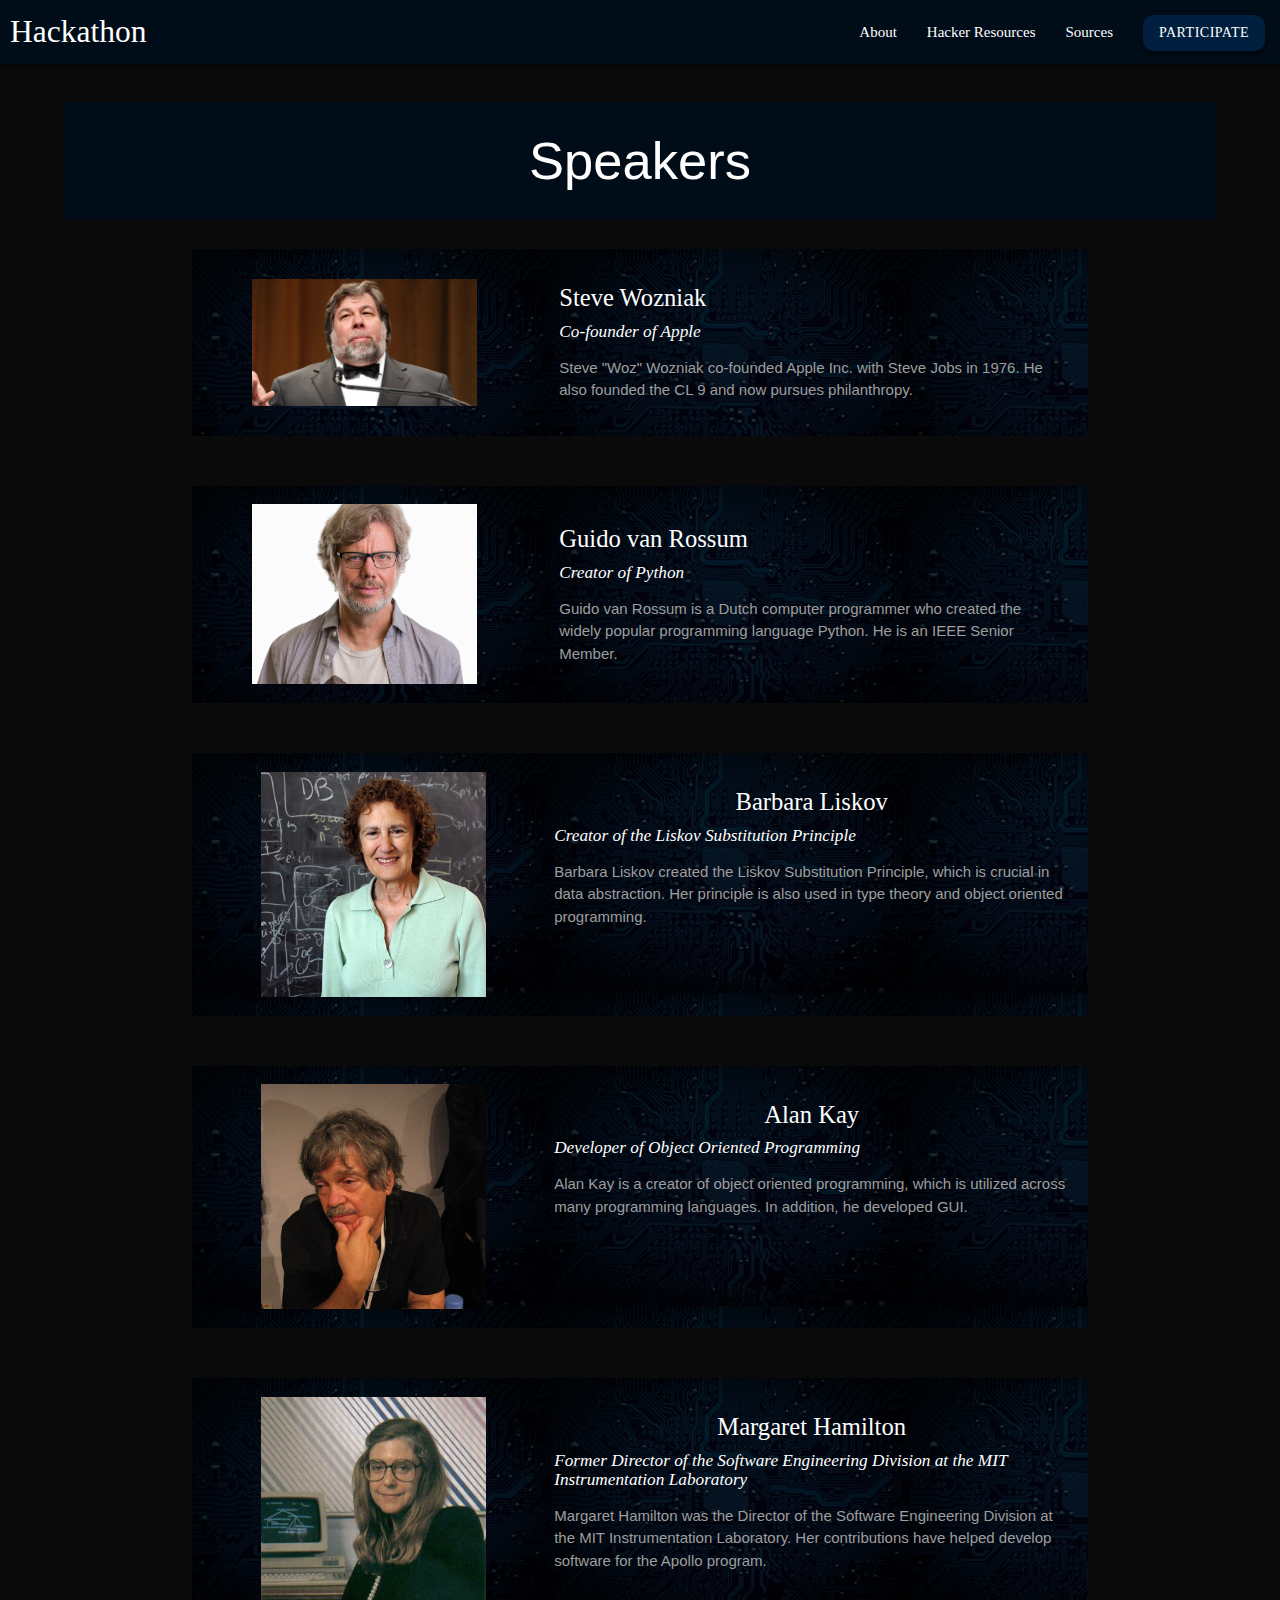
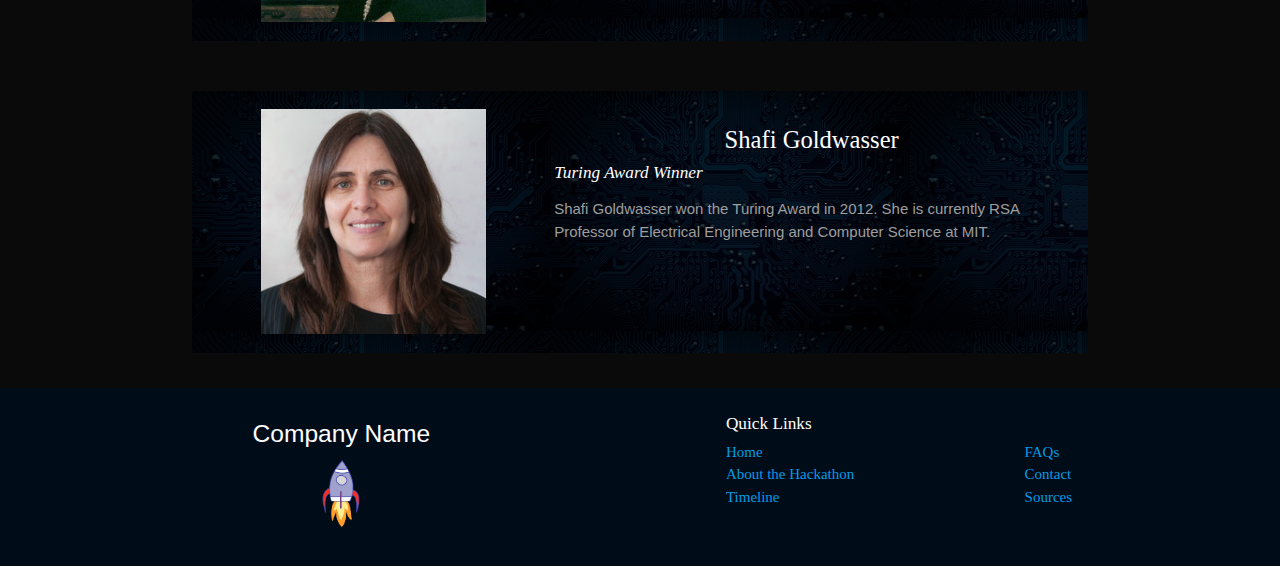
<file: html/about/speakers.html>
<!DOCTYPE html>
<head>
    <!--Import Google Icon Font-->
    <link rel="stylesheet" href="https://fonts.googleapis.com/icon?family=Material+Icons">
    <!--Import Font-->
    <link href="https://fonts.cdnfonts.com/css/gotham?styles=17581,17582,17583,17584,17585,17587,17586,17579,17588,17580,17589,17591,17592,17595,17590,17593,17594,17596" rel="stylesheet">
    <link href="https://fonts.cdnfonts.com/css/gotham" rel="stylesheet">
    <!--Import materialize.css via CDN link-->
    <link rel="stylesheet" href="https://cdnjs.cloudflare.com/ajax/libs/materialize/1.0.0/css/materialize.min.css">
    <!--Import custom css-->
    <link rel="stylesheet" href="../../css/style.css">
    <!--Let browser know website is optimized for mobile-->
    <meta name="viewport" content="width=device-width, initial-scale=1.0"/>

    <title>Home</title>
</head>
<body>
    <!--About Dropdown Structure-->
    <ul id="dropdown1" class="dropdown-content">
      <li><a href="about.html">About the Hackathon</a></li>
      <li><a href="timeline.html">Timeline</a></li>
      <li><a href="speakers.html">Speakers</a></li>
      <li><a href="faqs.html">FAQs</a></li>
      <li><a href ="contact.html">Contact</a></li>
    </ul>

    <!--Navigation Bar-->
    <div class="navbar-fixed">
      <nav>
        <div class="nav-wrapper nav">
          <a href="../../index.html" class="brand-logo nav-logo">Hackathon</a>
          <a href="#" data-target="mobile-demo" class="sidenav-trigger"><i class="material-icons">menu</i></a>
          <ul id="nav-mobile" class="right hide-on-med-and-down">
            <li><a class="dropdown-trigger" href="#!" data-target="dropdown1">About</a></li>
            <li><a href="../hacker_resources.html">Hacker Resources</a></li>
            <li><a href="../sources.html">Sources</a></li>
            <li><a class="waves-effect waves-light btn">Participate</a></li>
          </ul>
        </div>
      </nav>
    </div>
    <!--Side Navigation Bar for mobile-->
    <ul class="sidenav" id="mobile-demo">
      <li><a href="../../index.html" class="brand-logo nav-logo">Hackathon</a></li>
      <li><a class="subheader">About</a></li>
        <li><a href="about.html">About the Hackathon</a></li>
        <li><a href="timeline.html">Timeline</a></li>
        <li><a href="speakers.html">Speakers</a></li>
        <li><a href="faqs.html">FAQs</a></li>
        <li><a href ="contact.html">Contact</a></li>
      <li><div class="divider"></div></li>
      <li><a href="../hacker_resources.html">Hacker Resources</a></li>
      <li><a href="../sources.html">Sources</a></li>
      <li><a class="waves-effect waves-light btn">Participate</a></li>
    </ul>

    <div class="section dark-gray">
      <br>
      <h3 class="page-title dark-blue">Speakers</h3>
    </div>

    <div class="section dark-gray">
      <div class="row container person-header list-section">
        <div class="left">
          <img src="../../img/woz.jpg">
        </div>
        <div class="right">
          <h5 class="section-header"><strong>Steve Wozniak</strong></h5>
          <h6 class="white-text"><em>Co-founder of Apple</em></h6>
          <p class="grey-text">Steve "Woz" Wozniak co-founded Apple Inc. with Steve Jobs in 1976. He also founded the CL 9 and now pursues philanthropy.</p>
        </div>
      </div>
    </div>

    <div class="section dark-gray">
      <div class="row container person-header list-section">
        <div class="left">
          <img src="../../img/guido.jpg">
        </div>
        <div class="right">
          <h5 class="section-header"><strong>Guido van Rossum</strong></h5>
          <h6 class="white-text"><em>Creator of Python</em></h6>
          <p class="grey-text">Guido van Rossum is a Dutch computer programmer who created the widely popular programming language Python. He is an IEEE Senior Member.</p>
        </div>
      </div>
    </div>
  
    <div class="section dark-gray">
      <div class="row container person-header">
        <div class="left">
          <img src="../../img/barbara.jpg">
        </div>
        <div class="right">
          <h5 class="section-header"><strong>Barbara Liskov</strong></h5>
          <h6 class="white-text"><em>Creator of the Liskov Substitution Principle</em></h6>
          <p class="grey-text">Barbara Liskov created the Liskov Substitution Principle, which is crucial in data abstraction. Her principle is also used in type theory and object oriented programming.</p>
        </div>
      </div>
    </div>

    <div class="section dark-gray">
      <div class="row container person-header">
        <div class="left">
          <img src="../../img/alan.jpg">
        </div>
        <div class="right">
          <h5 class="section-header"><strong>Alan Kay</strong></h5>
          <h6 class="white-text"><em>Developer of Object Oriented Programming</em></h6>
          <p class="grey-text">Alan Kay is a creator of object oriented programming, which is utilized across many programming languages. In addition, he developed GUI.</p>
        </div>
      </div>
    </div>

    <div class="section dark-gray">
      <div class="row container person-header">
        <div class="left">
          <img src="../../img/margaret.jpg">
        </div>
        <div class="right">
          <h5 class="section-header"><strong>Margaret Hamilton</strong></h5>
          <h6 class="white-text"><em>Former Director of the Software Engineering Division at the MIT Instrumentation Laboratory</em></h6>
          <p class="grey-text">Margaret Hamilton was the Director of the Software Engineering Division at the MIT Instrumentation Laboratory. Her contributions have helped develop software for the Apollo program.</p>
        </div>
      </div>
    </div>

    <div class="section dark-gray">
      <div class="row container person-header">
        <div class="left">
          <img src="../../img/shafi.jpg">
        </div>
        <div class="right">
          <h5 class="section-header"><strong>Shafi Goldwasser</strong></h5>
          <h6 class="white-text"><em>Turing Award Winner</em></h6>
          <p class="grey-text">Shafi Goldwasser won the Turing Award in 2012. She is currently RSA Professor of Electrical Engineering and Computer Science at MIT.</p>
        </div>
      </div>
    </div>

    <footer class="section">
      <div class="row container">
        <div class="col s4 m4">
          <div class="footer-logo">
            <h5 class="white-text">Company Name</h5>
            <img class="hackathon-logo" src="../../img/hackathon_logo.png">
          </div>
        </div>
        <div class="col s1 m3"></div>
        <div class="col s5 m4">
          <h6 class="white-text">Quick Links</h6>
          <div class="footer-links">
            <div><ul>
              <li><a href="../index.html">Home</a></li>
              <li><a href="about/about.html">About the Hackathon</a></li>
              <li><a href="about/timeline.html">Timeline</a></li>
            </ul></div>
          </div>
        </div>
        <div class="col s2 m1">
          <h6 style="color: rgb(0,0,0,0)">Filler</h6>
          <div class="footer-links">
            <div><ul>
              <li><a href="about/faqs.html">FAQs</a></li>
              <li><a href="about/contact.html">Contact</a></li>
              <li><a href="sources.html">Sources</a></li>
            </ul></div>
          </div>
        </div>
      </div>
    </footer>

    <!--JavaScript & JQuery CDN links at end of body for optimized loading-->
    <script src="https://code.jquery.com/jquery-2.1.1.min.js"></script>
    <script src="https://cdnjs.cloudflare.com/ajax/libs/materialize/1.0.0/js/materialize.min.js"></script>

    <!--Import custom javascript-->
    <script src="../../js/scripts.js"></script>

</body>
<footer>
    
</footer>
</file>
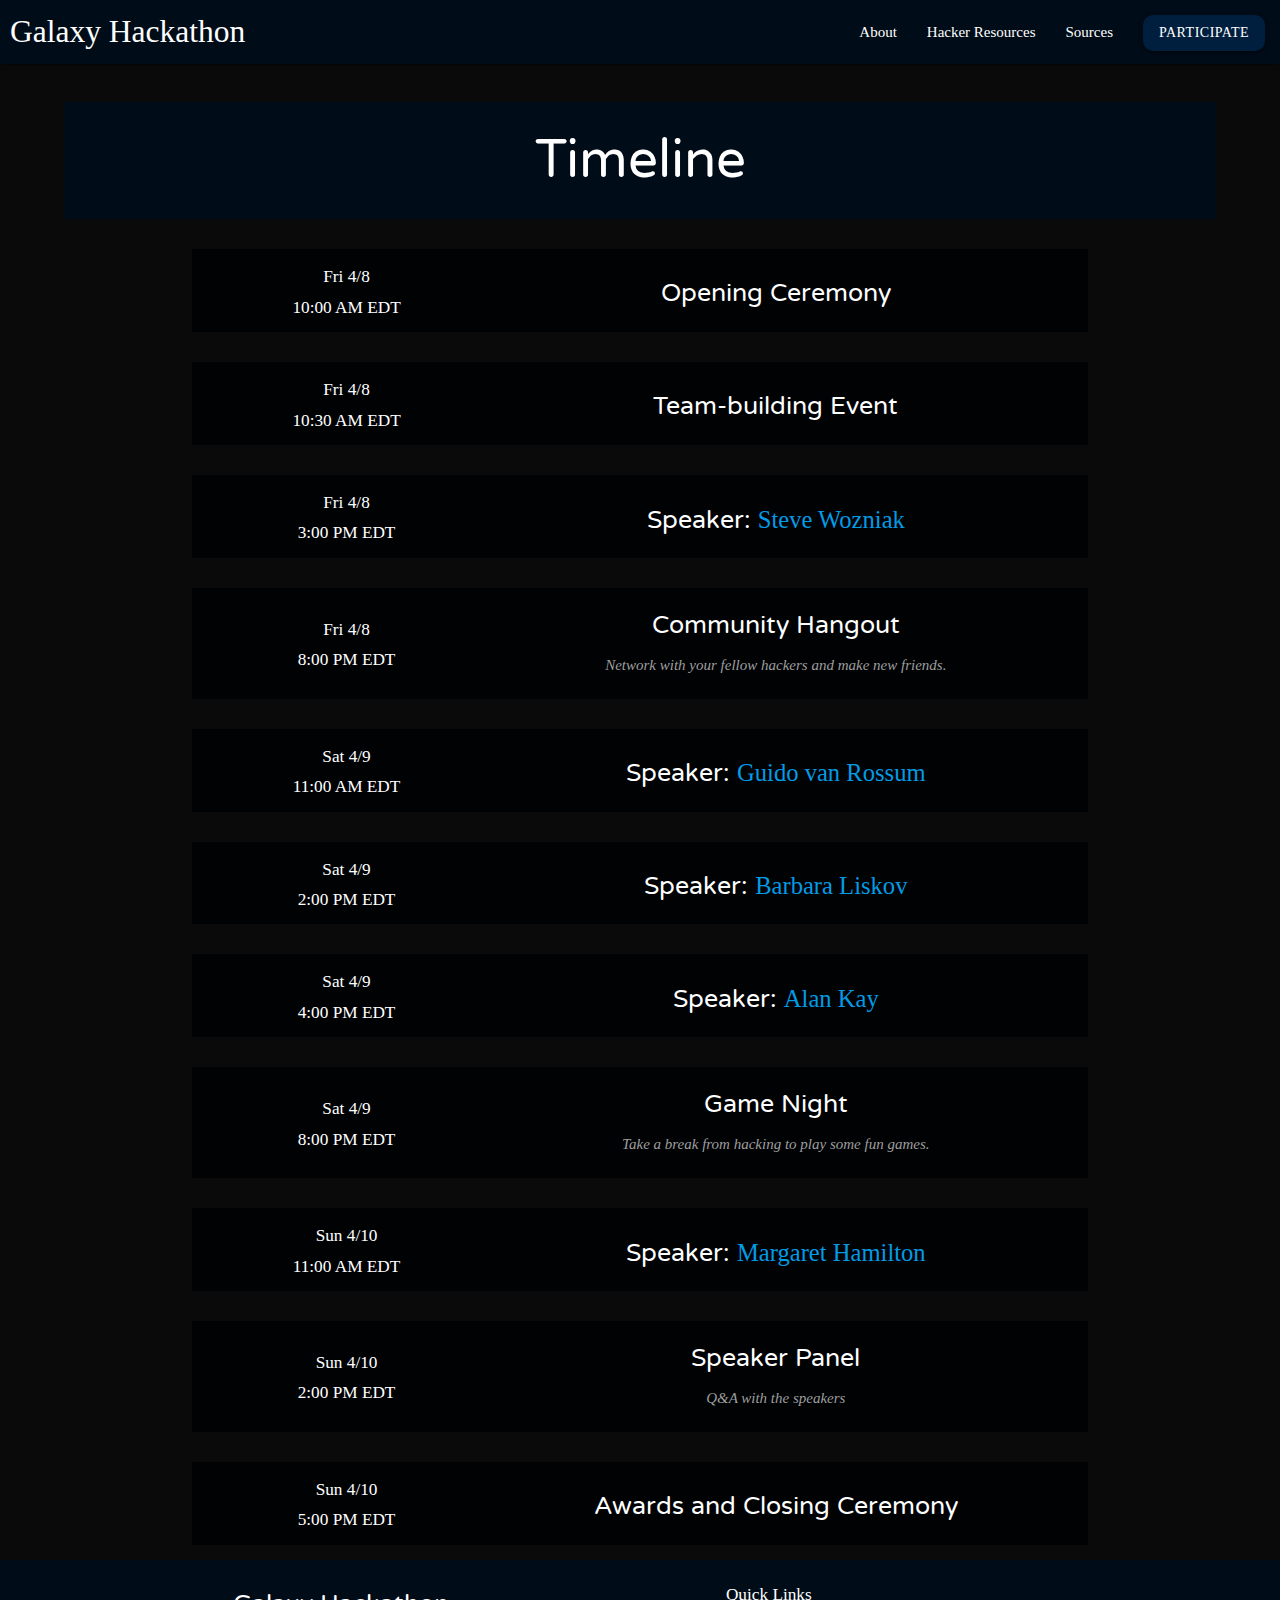
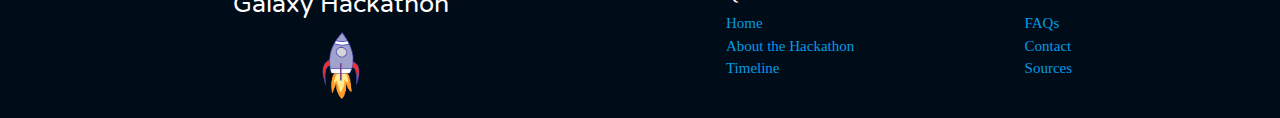
<file: html/about/timeline.html>
<!DOCTYPE html>
<head>
    <!--Import Google Icon Font-->
    <link rel="stylesheet" href="https://fonts.googleapis.com/icon?family=Material+Icons">
    <!--Import Font-->
    <link href="https://fonts.cdnfonts.com/css/gotham?styles=17581,17582,17583,17584,17585,17587,17586,17579,17588,17580,17589,17591,17592,17595,17590,17593,17594,17596" rel="stylesheet">
    <link href="https://fonts.cdnfonts.com/css/gotham" rel="stylesheet">
    <link rel="preconnect" href="https://fonts.googleapis.com">
    <link rel="preconnect" href="https://fonts.gstatic.com" crossorigin>
    <link href="https://fonts.googleapis.com/css2?family=Varela+Round&display=swap" rel="stylesheet">
    <!--Import materialize.css via CDN link-->
    <link rel="stylesheet" href="https://cdnjs.cloudflare.com/ajax/libs/materialize/1.0.0/css/materialize.min.css">
    <!--Import custom css-->
    <link rel="stylesheet" href="../../css/style.css">
    <!--Let browser know website is optimized for mobile-->
    <meta name="viewport" content="width=device-width, initial-scale=1.0"/>

    <title>Timeline</title>
</head>
<body class="timeline">
    <!--About Dropdown Structure-->
    <ul id="dropdown1" class="dropdown-content">
      <li><a href="about.html">About the Hackathon</a></li>
      <li><a href="timeline.html">Timeline</a></li>
      <li><a href="speakers.html">Speakers</a></li>
      <li><a href="faqs.html">FAQs</a></li>
      <li><a href ="contact.html">Contact</a></li>
    </ul>

    <!--Navigation Bar-->
    <div class="navbar-fixed">
      <nav>
        <div class="nav-wrapper nav">
          <a href="../../index.html" class="brand-logo nav-logo">Galaxy Hackathon</a>
          <a href="#" data-target="mobile-demo" class="sidenav-trigger"><i class="material-icons">menu</i></a>
          <ul id="nav-mobile" class="right hide-on-med-and-down">
            <li><a class="dropdown-trigger" href="#!" data-target="dropdown1">About</a></li>
            <li><a href="../hacker_resources.html">Hacker Resources</a></li>
            <li><a href="../sources.html">Sources</a></li>
            <li><a href="https://forms.gle/6iGneiroamYCfuEP6" target="_blank" class="waves-effect waves-light btn">Participate</a></li>
          </ul>
        </div>
      </nav>
    </div>
    <!--Side Navigation Bar for mobile-->
    <ul class="sidenav" id="mobile-demo">
      <li><a href="../../index.html" class="brand-logo nav-logo">Galaxy Hackathon</a></li>
      <li><a class="subheader">About</a></li>
        <li><a href="about.html">About the Hackathon</a></li>
        <li><a href="timeline.html">Timeline</a></li>
        <li><a href="speakers.html">Speakers</a></li>
        <li><a href="faqs.html">FAQs</a></li>
        <li><a href ="contact.html">Contact</a></li>
      <li><div class="divider"></div></li>
      <li><a href="../hacker_resources.html">Hacker Resources</a></li>
      <li><a href="../sources.html">Sources</a></li>
      <li><a href="https://forms.gle/6iGneiroamYCfuEP6" target="_blank" class="waves-effect waves-light btn">Participate</a></li>
    </ul>     

    <div class="section dark-gray">
        <br>
        <h3 class="page-title dark-blue">Timeline</h3>
    </div>

    <div class="section dark-gray">
      <div class="row container darker-blue list-section">
        <div class="col s4 white-text center-text">
            <div>
              <h6>Fri 4/8</h6>
              <h6>10:00 AM EDT</h6>
            </div>
        </div>
        <div class="col s8">
          <h5 class="white-text center-text">Opening Ceremony</h5>
        </div>
      </div>
    </div>

    <div class="section dark-gray">
      <div class="row container darker-blue list-section">
        <div class="col s4 white-text center-text">
            <div>
              <h6>Fri 4/8</h6>
              <h6>10:30 AM EDT</h6>
            </div>
        </div>
        <div class="col s8">
          <h5 class="white-text center-text">Team-building Event</h5>
        </div>
      </div>
    </div>

    <div class="section dark-gray">
      <div class="row container darker-blue list-section">
        <div class="col s4 white-text center-text">
            <div>
              <h6>Fri 4/8</h6>
              <h6>3:00 PM EDT</h6>
            </div>
        </div>
        <div class="col s8">
          <h5 class="white-text center-text">Speaker: <a href="speakers.html#wozniak">Steve Wozniak</a></h5>
        </div>
      </div>
    </div>

    <div class="section dark-gray">
      <div class="row container darker-blue list-section">
        <div class="col s4 white-text center-text">
            <div>
              <h6>Fri 4/8</h6>
              <h6>8:00 PM EDT</h6>
            </div>
        </div>
        <div class="col s8 center-text">
          <h5 class="white-text">Community Hangout</h5>
          <p class="grey-text"><em>Network with your fellow hackers and make new friends.</em></p>
        </div>
      </div>
    </div>

    <div class="section dark-gray">
      <div class="row container darker-blue list-section">
        <div class="col s4 white-text center-text">
            <div>
              <h6>Sat 4/9</h6>
              <h6>11:00 AM EDT</h6>
            </div>
        </div>
        <div class="col s8">
          <h5 class="white-text center-text">Speaker: <a href="speakers.html#rossum">Guido van Rossum</a></h5>
        </div>
      </div>
    </div>

    <div class="section dark-gray">
      <div class="row container darker-blue list-section">
        <div class="col s4 white-text center-text">
            <div>
              <h6>Sat 4/9</h6>
              <h6>2:00 PM EDT</h6>
            </div>
        </div>
        <div class="col s8">
          <h5 class="white-text center-text">Speaker: <a href="speakers.html#liskov">Barbara Liskov</a></h5>
        </div>
      </div>
    </div>

    <div class="section dark-gray">
      <div class="row container darker-blue list-section">
        <div class="col s4 white-text center-text">
            <div>
              <h6>Sat 4/9</h6>
              <h6>4:00 PM EDT</h6>
            </div>
        </div>
        <div class="col s8">
          <h5 class="white-text center-text">Speaker: <a href="speakers.html#kay">Alan Kay</a></h5>
        </div>
      </div>
    </div>

    <div class="section dark-gray">
      <div class="row container darker-blue list-section">
        <div class="col s4 white-text center-text">
            <div>
              <h6>Sat 4/9</h6>
              <h6>8:00 PM EDT</h6>
            </div>
        </div>
        <div class="col s8 center-text">
          <h5 class="white-text center-text">Game Night</h5>
          <p class="grey-text"><em>Take a break from hacking to play some fun games.</em></p>
        </div>
      </div>
    </div>

    <div class="section dark-gray">
      <div class="row container darker-blue list-section">
        <div class="col s4 white-text center-text">
            <div>
              <h6>Sun 4/10</h6>
              <h6>11:00 AM EDT</h6>
            </div>
        </div>
        <div class="col s8">
          <h5 class="white-text center-text">Speaker: <a href="speakers.html#hamilton">Margaret Hamilton</a></h5>
        </div>
      </div>
    </div>

    <div class="section dark-gray">
      <div class="row container darker-blue list-section">
        <div class="col s4 white-text center-text">
            <div>
              <h6>Sun 4/10</h6>
              <h6>2:00 PM EDT</h6>
            </div>
        </div>
        <div class="col s8 center-text">
          <h5 class="white-text">Speaker Panel</h5>
          <p class="grey-text"><em>Q&A with the speakers</em></p>
        </div>
      </div>
    </div>

    <div class="section dark-gray">
      <div class="row container darker-blue list-section">
        <div class="col s4 white-text center-text">
            <div>
              <h6>Sun 4/10</h6>
              <h6>5:00 PM EDT</h6>
            </div>
        </div>
        <div class="col s8">
          <h5 class="white-text center-text">Awards and Closing Ceremony</a></h5>
        </div>
      </div>
    </div>
    
    <footer class="section">
      <div class="row container">
        <div class="col s4 m4">
          <div class="footer-logo">
            <h5 class="white-text">Galaxy Hackathon</h5>
            <img class="hackathon-logo" src="../../img/hackathon_logo.png">
          </div>
        </div>
        <div class="col s1 m3"></div>
        <div class="col s5 m4">
          <h6 class="white-text">Quick Links</h6>
          <div class="footer-links">
            <div><ul>
              <li><a href="../../index.html">Home</a></li>
              <li><a href="about.html">About the Hackathon</a></li>
              <li><a href="timeline.html">Timeline</a></li>
            </ul></div>
          </div>
        </div>
        <div class="col s2 m1">
          <h6 style="color: rgb(0,0,0,0)">Filler</h6>
          <div class="footer-links">
            <div><ul>
              <li><a href="faqs.html">FAQs</a></li>
              <li><a href="contact.html">Contact</a></li>
              <li><a href="../sources.html">Sources</a></li>
            </ul></div>
          </div>
        </div>
      </div>
    </footer>

    <!--JavaScript & JQuery CDN links at end of body for optimized loading-->
    <script src="https://code.jquery.com/jquery-2.1.1.min.js"></script>
    <script src="https://cdnjs.cloudflare.com/ajax/libs/materialize/1.0.0/js/materialize.min.js"></script>

    <!--Import custom javascript-->
    <script src="../../js/scripts.js"></script>

</body>
<footer>
    
</footer>
</file>
<file: css/style.css>
/*@font-face {
    font-family: 'Gotham';
    src: url('fonts/GothamBook.ttf') format('truetype'),
    url('fonts/GothamBold.ttf') format('truetype'),
    url('fonts/GothamMedium.ttf') format('truetype');
}*/

* {
    font-family: 'Gotham';
}

body, html {
    height: 100%;
}

p, table {
    font-family: 'Gotham Light', sans-serif; 
}

table thead {
    font-family: 'Gotham';
    font-weight: 500;
}

h1 {
    font-family: 'Gotham', sans-serif;
    font-weight: 500;
    text-align: center;
}

h2, h3, h5 {
    font-family: 'Varela Round', sans-serif;
    font-weight: 400;
}

/* Align anchor links right below navbar */
a.anchor {
    display: block;
    position: relative;
    top: -64px;
    visibility: hidden;
}

.box-row {
    margin-bottom: 0;
}

/* .box-row .col {
    padding: 0 1rem;
} */

.box-row .col {
    display: flex;
    align-items: center;
    justify-content: center;
    flex-flow: column;
    min-height: 200px;
} 

.prizes .col {
    display: block;
}

.box-row h5 {
    text-align: center;
    color: white;
}

.box-row span {
    font-size: 1.75em;
}

.box-row li {
    list-style-type: circle !important;
    list-style-position: inside;
}

.btn, .btn-large {
    background-color: rgb(0,31,63);
    border-radius: 10px;
}

.btn:hover, .btn-large:hover {
    background-color: rgb(0,51,102);
}

.center-text {
    text-align: center;
}

.collapsible {
    border: none;
}

.collapsible-header {
    border: none;
    display: flex;
    align-items: center;
    justify-content: space-between;
}

.collapsible-header i {
    margin-left: 15px;
    float: right;
}

.collapsible-header .section-header {
    text-align: left;
}

.collapsible-body {
    border: 5px solid rgb(0,2,4);
}

.collapsible-header .less {
    display: none;
}

.dark-blue {
    background-color: rgb(0,12,24);
}

.darker-blue {
    background-color: rgb(0,2,4);
}

.dark-gray {
    background-color: #0B0A0A;
}

.list-section {
    padding: 0.5rem 1.25rem;
}

.list-section {
    display: flex;
    justify-content: center;
    align-items: center;
    column-gap: 1.5rem;
}

.list-section .left {
    width: 15%;
    display: flex;
    justify-content: center;
    align-items: center;
}

.list-section .right {
    width: 85%;
}

.resource-img {
    width: 100%;
}

.list-section i {
    font-size: 5rem;
}

.list-section .white {
    background-color: #FAF9F6;
    border-radius: 10px;
}

/* .list-section img, .list-section i {
    background-color: #FAF9F6;
    padding: 0.5rem;
    border-radius: 5px;
} */

.list-section .section-header {
    text-align: left;
}

@media only screen and (max-width: 500px)  {
    /* Change left side column to take more space */
    .list-section .left {
        width: 30%;
    }
    
    .list-section .right {
        width: 70%;
    }
}

@media only screen and (max-width: 600px)  {
    .navbar-fixed .nav-logo {
        font-size: 1.25rem;
    }
}
@media only screen and (max-width: 360px)  {
    .navbar-fixed .nav-logo {
        font-size: 0.8rem;
    }
}

.prizes .col {
    justify-content: flex-start;
}

.section-btn {
    display: block;
    margin: 0 auto;
    width: 145px;
}

.section-header {
    color: white;
    text-align: center;
}

.timeline .row {
    margin-bottom: 0;
}

@media only screen and (min-width: 993px) {
    .thinner {
        width: 50%;
    }
}

/****** index.html Header Styles ******/

.header-btn {
    margin-top: 1.25em;
    /* width: 200px; */
    width: 100%;
}

.header-dates{
    background-color: #0B0A0A;
    border-radius: 10px;
    height: 100px;

    display: flex;
    justify-content: center;
    align-items: center;
}

.header-items {
    margin-top: 15%;
}

.header-other-text {
    color: white;
    font-size: 1.25em;
    font-weight: 500;
    text-align: center;
}

.header-right{
    margin-right: 5%;
    width: 25%;
    min-width: 200px;
}

.header-title-text-index {
    text-align: left;
    color: white;
    font-size: 5em;
    /* letter-spacing: 0.04em; */
    line-height: 1.25em;
    margin-left: 5%;
}

/****** End index.html Header Styles ******/

/* Styles for all image headers */
.mega-image {
    height: 70%;
    background-position: center;
    background-repeat: no-repeat;
    background-size: cover;
    position: relative;
    display: flex;
}

.header-title-text {
    color: white;
    font-size: 5em;
    line-height: 1.25em;
}

.page-title {
    padding: 2rem 0;
    color: white;
    text-align: center;
    font-size: 3.5rem;
    margin: auto;
    width: 90%;
}

/* Specific styles for each image header */

.mega-image-index {
    background-image: linear-gradient(rgba(0, 0, 0, 0.8), rgba(0, 0, 0, 0.8)), url("../img/circuit_board.jpg");
    flex-flow: row wrap;
    justify-content: space-between;
    align-items: center;
    column-gap: 40px;
}

.mega-image-about {
    background-image: linear-gradient(rgba(0, 0, 0, 0.9), rgba(0, 0, 0, 0.9)), url("../img/computer.jpg");
    justify-content: center;
    align-items: center;
}

.mega-image-hacker-resources {
    background-image: linear-gradient(rgba(0, 0, 0, 0.9), rgba(0, 0, 0, 0.9)), url("../img/hacker_resources.jpg");
    justify-content: center;
    align-items: center;
}

@media only screen and (max-width: 700px)  {
    /* Change header format to a centered column */
    .header-right{
        margin-right: 0;
    }
    
    .header-title-text-index {
        margin-left: 0;
        font-size: 4.5em;
    }
    
    .mega-image-index {
        display: flex;
        flex-flow: row wrap;
        justify-content: center;
    }

    .header-title-text {
        font-size: 4.5em;
    }
}

/****** Navbar Styles ******/

.nav, .sidenav,.dropdown-content {
    background-color: rgb(0,12,24);
}

.nav-logo {
    margin-left: 10px;
}

.sidenav .nav-logo {
    font-size: 1.5em;
    text-align: center;
}

.sidenav li a {
    color: white;
}

.dropdown-content {
    min-width: 20%;
}

.dropdown-content li a {
    color: white;
}

/*Styles for sidenav dividers*/
.sidenav .divider {
    color: lightgray;
    width: 90%;
    margin-left: 5%
}

.subheader {
    color:gray !important;
}
/****** End Navbar Styles ******/

/****** Index.html Sponsors Styles ******/

.sponsors img {
    height: 7rem;
}

.sponsors .by-width {
    height: auto;
    width: 15rem;
}

.sponsors .col {
    display: flex;
    justify-content: center;
    align-items: center;
    min-height: 6rem;
}

@media only screen and (max-width: 750px)  {
    /* Decrease sponsor image sizes */
    .sponsors img {
        height: 6rem;
    }

    .sponsors .by-width {
        height: auto;
        width: 10rem;
    }
}

@media only screen and (max-width: 525px)  {
    /* Decrease sponsor image sizes */
    .sponsors img {
        height: 3rem;
    }

    .sponsors .by-width {
        height: auto;
        width: 6rem;
    }
}

@media only screen and (max-width: 300px)  {
    /* Decrease sponsor image sizes */
    .sponsors img {
        height: 2.5rem;
    }

    .sponsors .by-width {
        height: auto;
        width: 5.5rem;
    }
}

/****** End Index.html Sponsors Styles ******/

/****** Footer Styles ******/
footer {
    background-color: rgb(0,12,24);
    /* display: flex; */
    /* align-items: center; */
    /* justify-content: space-around; */
}

/* .footer-section {
    margin-left: 5%;
    margin-right: 5%;
} */

.footer-logo {
    display: flex;
    align-items: center;
    justify-content: center;
    flex-direction: column;
}
/* 
.footer-section h5, .footer-section h6 {
    margin-top: 0.5rem;
} */

/* .footer-links {
    display: flex;
    column-gap: 35px;
    column-gap: 10%;
} */

.footer-links ul {
    margin-top: 0;
}

.hackathon-logo {
    width: 5rem;
}

@media only screen and (max-width: 400px)  {
    .footer-links a {
        font-size: 12px;
    }
}

/****** End Footer Styles ******/

.parallax-container {
    height: 90%;
    position: center;
    background-attachment: fixed;
    background-size: cover;
    background-repeat: no-repeat;
}
/****** Header Blocks for Speakers ******/
.person {
    height: 35%;
    background-position: center;
    background-repeat: no-repeat;
    background-size: cover;
    position: relative;
    margin-top: 100px;
    box-shadow: 1em 1em 2em .25em rgba(0,0,0,.2);
    background-image: linear-gradient(rgba(0, 0, 0, 0.808), rgba(31, 47, 170, 0.74)), url("../img/coolpic.jpg");
}

.person-header {
    background-image: linear-gradient(rgba(0, 0, 0, 0.8), rgba(0,0,0,0.8)), url("../img/coolpic.jpg");
    padding: 1.25rem 1.25rem;
    display: flex;
}

.person-header .left {
    width: 40%;
    padding-right: 1.25rem;
    display: flex;
    justify-content: center;
    align-items: center;
}

.person-header .right {
    width: 60%;
}

.person-header img {
    width: 100%;
    max-width: 15rem;
    max-height: 15rem;
    /* Crop bottom of image if necessary */
    object-fit: cover;
    object-position: center top;
}

@media only screen and (max-width: 400px)  {
    /* Change to have a single column */
    .person-header {
        display: block;
    }

    .person-header .left {
        width: 100%;
    }
    
    .person-header .right {
        width: 100%;
    }
}


/* .nav ul {
    list-style-type: none;
    margin: 0;
    padding: 0;
    overflow: hidden;
    padding: 14px 16px;
}

.nav a {
    float: left;
    font-size: 16px;
    color: white;
    text-align: center;
    vertical-align: center;
    padding: 14px 35px;
} */
</file>
